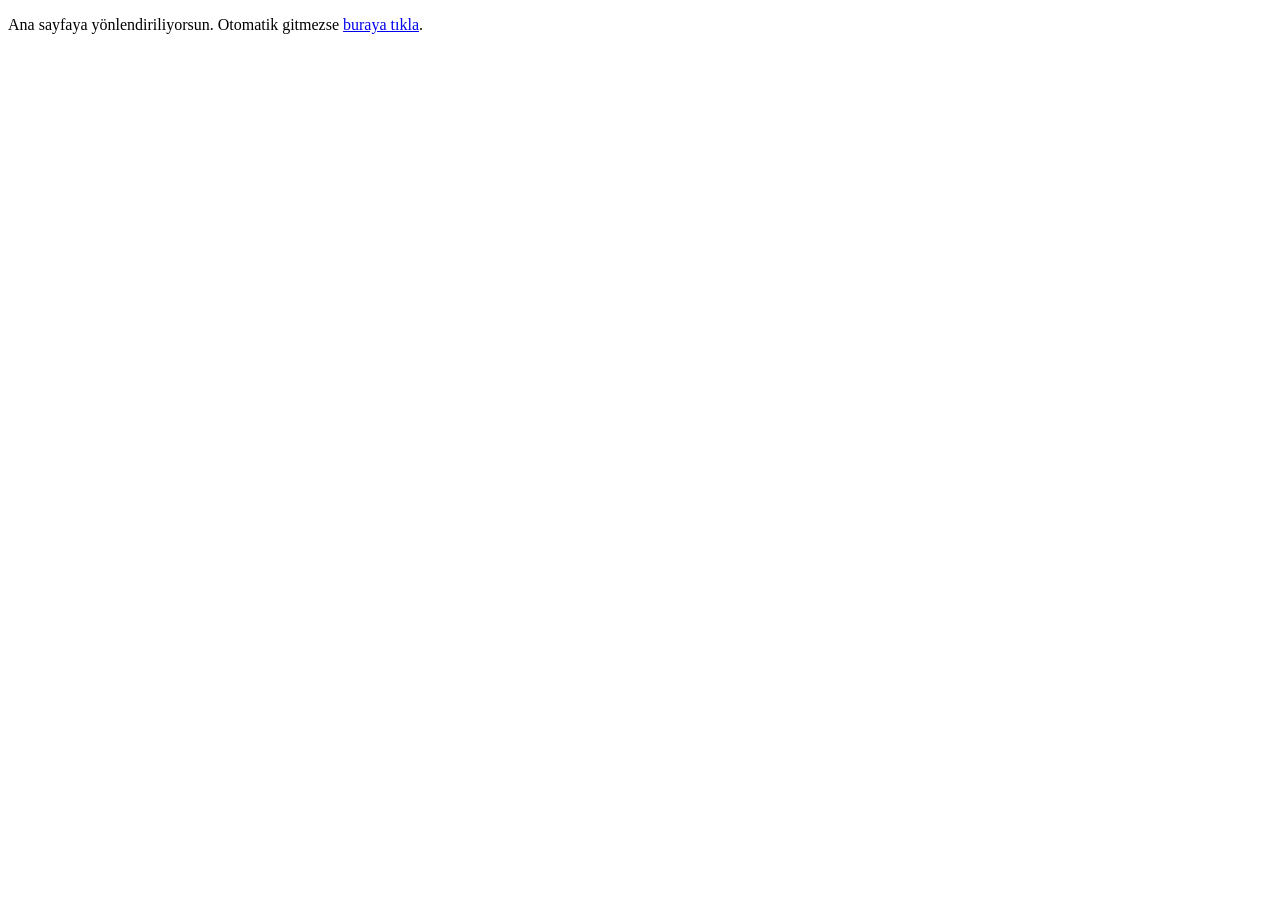
<file: index.html>
<!DOCTYPE html>
<html lang="tr">
<head>
  <meta charset="UTF-8">
  <meta http-equiv="refresh" content="0; url=index.php">
  <meta name="viewport" content="width=device-width, initial-scale=1.0">
  <title>Yönlendiriliyor | AFOZDEN</title>
</head>
<body>
  <p>Ana sayfaya yönlendiriliyorsun. Otomatik gitmezse <a href="index.php">buraya tıkla</a>.</p>
</body>
</html>
</file>
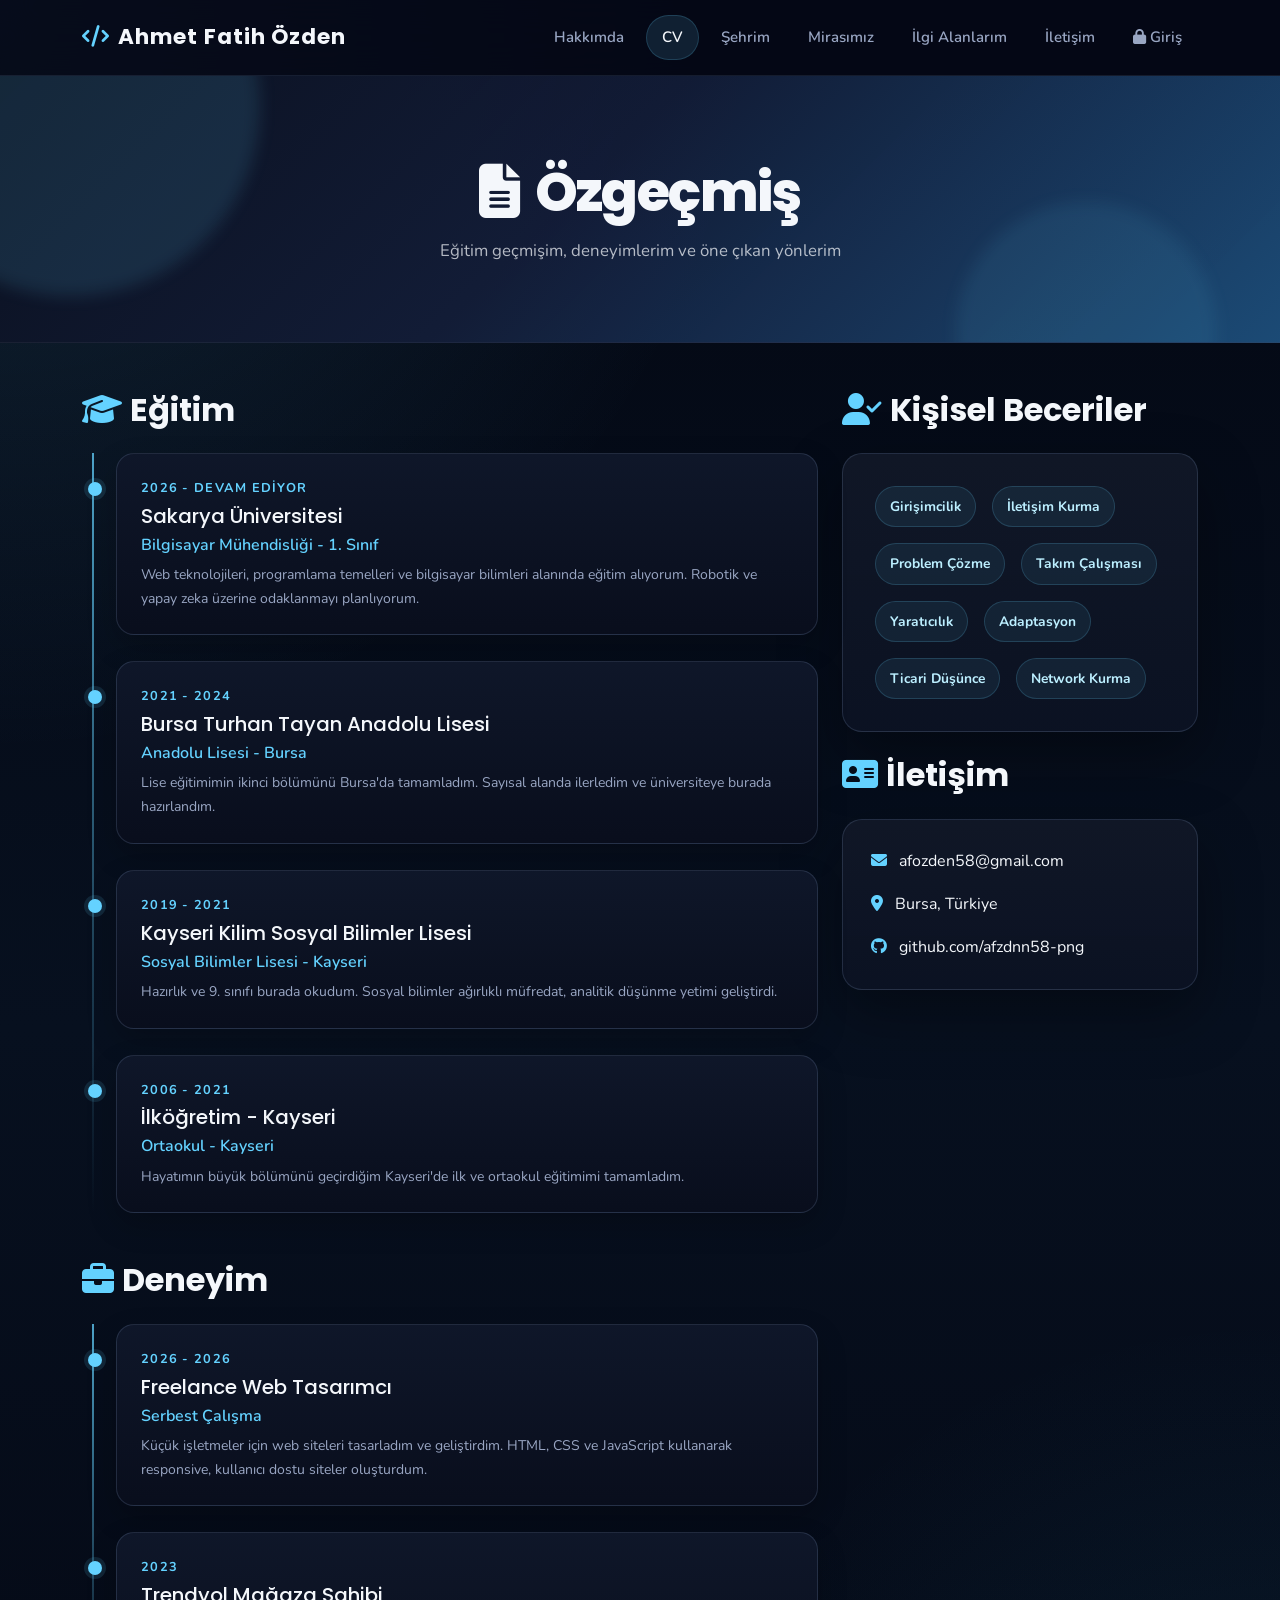
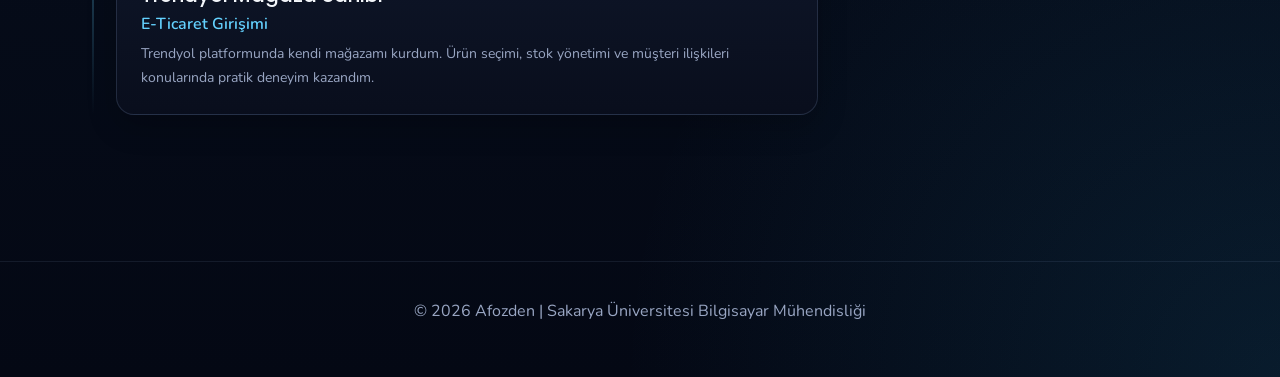
<file: cv.html>
<!DOCTYPE html>
<html lang="tr">
<head>
  <meta charset="UTF-8">
  <meta name="viewport" content="width=device-width, initial-scale=1.0">
  <title>CV | AFOZDEN</title>
  <link rel="stylesheet" href="https://cdn.jsdelivr.net/npm/bootstrap@5.3.0/dist/css/bootstrap.min.css">
  <link rel="stylesheet" href="https://cdnjs.cloudflare.com/ajax/libs/font-awesome/6.4.0/css/all.min.css">
  <link href="https://fonts.googleapis.com/css2?family=Poppins:wght@400;600;700&family=Nunito:wght@400;500;600&display=swap" rel="stylesheet">
  <link rel="stylesheet" href="css/style.css">
</head>
<body>

  <nav class="navbar navbar-expand-lg">
    <div class="container">
      <a class="navbar-brand" href="index.html">
        <i class="fas fa-code me-2"></i>Ahmet Fatih Özden
      </a>
      <button class="navbar-toggler" type="button" data-bs-toggle="collapse" data-bs-target="#navMenu">
        <span class="navbar-toggler-icon"></span>
      </button>
      <div class="collapse navbar-collapse" id="navMenu">
        <ul class="navbar-nav ms-auto">
          <li class="nav-item"><a class="nav-link" href="index.html">Hakkımda</a></li>
          <li class="nav-item"><a class="nav-link active" href="cv.html">CV</a></li>
          <li class="nav-item"><a class="nav-link" href="sehrim.html">Şehrim</a></li>
          <li class="nav-item"><a class="nav-link" href="mirasimiz.html">Mirasımız</a></li>
          <li class="nav-item"><a class="nav-link" href="ilgialanlarim.html">İlgi Alanlarım</a></li>
          <li class="nav-item"><a class="nav-link" href="iletisim.html">İletişim</a></li>
          <li class="nav-item"><a class="nav-link" href="login.php"><i class="fas fa-lock me-1"></i>Giriş</a></li>
        </ul>
      </div>
    </div>
  </nav>

  <div class="sayfa-baslik">
    <h1><i class="fas fa-file-alt me-3"></i>Özgeçmiş</h1>
    <p>Eğitim geçmişim, deneyimlerim ve öne çıkan yönlerim</p>
  </div>

  <main class="py-5">
    <div class="container">
      <div class="row g-4">

        <div class="col-lg-8">
          <section id="egitim-bolumu">
            <header class="mb-4">
              <h2 class="fw-bold font-baslik">
                <i class="fas fa-graduation-cap me-2 text-accent"></i>Eğitim
              </h2>
            </header>

            <div class="egitim-zaman-cizgisi">
              <article class="egitim-item">
                <div class="egitim-tarih">2026 - Devam Ediyor</div>
                <h5 class="mt-1 mb-1 font-baslik">Sakarya Üniversitesi</h5>
                <p class="mb-1 text-accent fw-semibold">Bilgisayar Mühendisliği - 1. Sınıf</p>
                <p class="text-secondary small mb-0">
                  Web teknolojileri, programlama temelleri ve bilgisayar bilimleri alanında eğitim alıyorum.
                  Robotik ve yapay zeka üzerine odaklanmayı planlıyorum.
                </p>
              </article>

              <article class="egitim-item">
                <div class="egitim-tarih">2021 - 2024</div>
                <h5 class="mt-1 mb-1 font-baslik">Bursa Turhan Tayan Anadolu Lisesi</h5>
                <p class="mb-1 text-accent fw-semibold">Anadolu Lisesi - Bursa</p>
                <p class="text-secondary small mb-0">
                  Lise eğitimimin ikinci bölümünü Bursa'da tamamladım. Sayısal alanda ilerledim ve
                  üniversiteye burada hazırlandım.
                </p>
              </article>

              <article class="egitim-item">
                <div class="egitim-tarih">2019 - 2021</div>
                <h5 class="mt-1 mb-1 font-baslik">Kayseri Kilim Sosyal Bilimler Lisesi</h5>
                <p class="mb-1 text-accent fw-semibold">Sosyal Bilimler Lisesi - Kayseri</p>
                <p class="text-secondary small mb-0">
                  Hazırlık ve 9. sınıfı burada okudum. Sosyal bilimler ağırlıklı müfredat,
                  analitik düşünme yetimi geliştirdi.
                </p>
              </article>

              <article class="egitim-item">
                <div class="egitim-tarih">2006 - 2021</div>
                <h5 class="mt-1 mb-1 font-baslik">İlköğretim - Kayseri</h5>
                <p class="mb-1 text-accent fw-semibold">Ortaokul - Kayseri</p>
                <p class="text-secondary small mb-0">
                  Hayatımın büyük bölümünü geçirdiğim Kayseri'de ilk ve ortaokul eğitimimi tamamladım.
                </p>
              </article>
            </div>
          </section>

          <section id="deneyim-bolumu" class="mt-5">
            <header class="mb-4">
              <h2 class="fw-bold font-baslik">
                <i class="fas fa-briefcase me-2 text-accent"></i>Deneyim
              </h2>
            </header>

            <div class="egitim-zaman-cizgisi">
              <article class="egitim-item">
                <div class="egitim-tarih">2026 - 2026</div>
                <h5 class="mt-1 mb-1 font-baslik">Freelance Web Tasarımcı</h5>
                <p class="mb-1 text-accent fw-semibold">Serbest Çalışma</p>
                <p class="text-secondary small mb-0">
                  Küçük işletmeler için web siteleri tasarladım ve geliştirdim. HTML, CSS ve
                  JavaScript kullanarak responsive, kullanıcı dostu siteler oluşturdum.
                </p>
              </article>

              <article class="egitim-item">
                <div class="egitim-tarih">2023</div>
                <h5 class="mt-1 mb-1 font-baslik">Trendyol Mağaza Sahibi</h5>
                <p class="mb-1 text-accent fw-semibold">E-Ticaret Girişimi</p>
                <p class="text-secondary small mb-0">
                  Trendyol platformunda kendi mağazamı kurdum. Ürün seçimi, stok yönetimi ve
                  müşteri ilişkileri konularında pratik deneyim kazandım.
                </p>
              </article>
            </div>
          </section>
        </div>

        <div class="col-lg-4">
          <section id="kisisel-beceriler">
            <header class="mb-4">
              <h2 class="fw-bold font-baslik">
                <i class="fas fa-user-check me-2 text-accent"></i>Kişisel Beceriler
              </h2>
            </header>
            <div class="kart">
              <div class="d-flex flex-wrap gap-2">
                <span class="yetenek-badge">Girişimcilik</span>
                <span class="yetenek-badge">İletişim Kurma</span>
                <span class="yetenek-badge">Problem Çözme</span>
                <span class="yetenek-badge">Takım Çalışması</span>
                <span class="yetenek-badge">Yaratıcılık</span>
                <span class="yetenek-badge">Adaptasyon</span>
                <span class="yetenek-badge">Ticari Düşünce</span>
                <span class="yetenek-badge">Network Kurma</span>
              </div>
            </div>
          </section>

          <section id="iletisim-bilgileri" class="mt-4">
            <header class="mb-4">
              <h2 class="fw-bold font-baslik">
                <i class="fas fa-address-card me-2 text-accent"></i>İletişim
              </h2>
            </header>
            <div class="kart">
              <div class="mb-3">
                <i class="fas fa-envelope me-2 text-accent"></i>
                afozden58@gmail.com
              </div>
              <div class="mb-3">
                <i class="fas fa-map-marker-alt me-2 text-accent"></i>
                Bursa, Türkiye
              </div>
              <div>
                <i class="fab fa-github me-2 text-accent"></i>
                github.com/afzdnn58-png
              </div>
            </div>
          </section>
        </div>
      </div>
    </div>
  </main>

  <footer>
    <div class="container">
      <p>© 2026 Afozden | Sakarya Üniversitesi Bilgisayar Mühendisliği</p>
    </div>
  </footer>

  <script src="https://cdn.jsdelivr.net/npm/bootstrap@5.3.0/dist/js/bootstrap.bundle.min.js"></script>
</body>
</html>
</file>
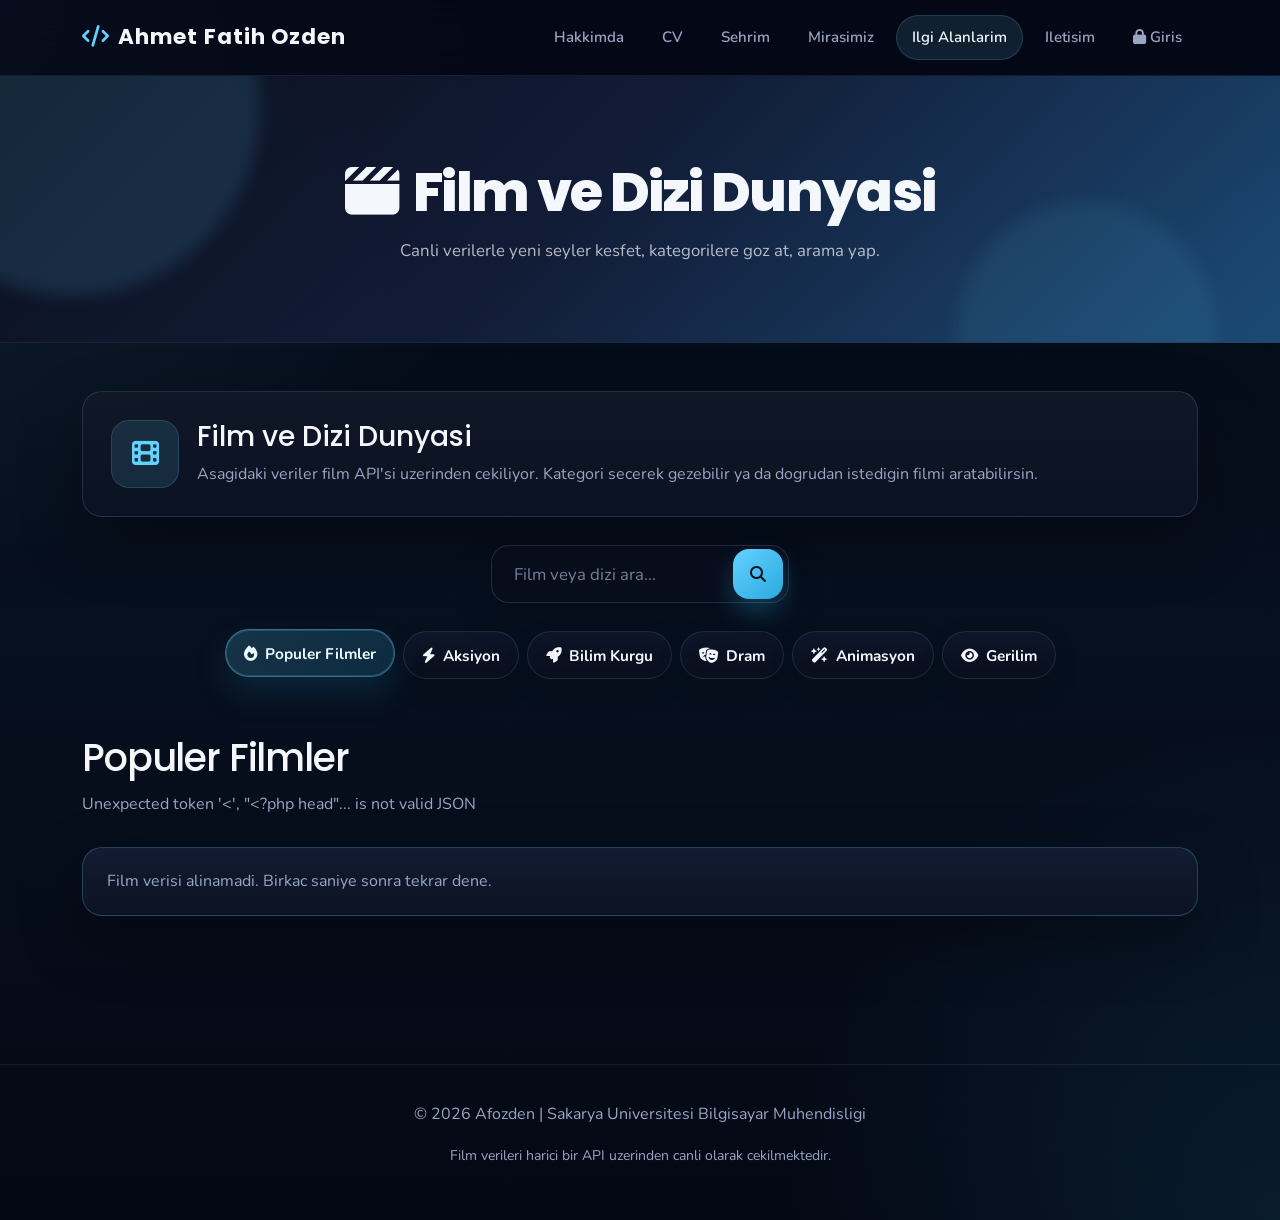
<file: ilgialanlarim.html>
<!DOCTYPE html>
<html lang="tr">
<head>
  <meta charset="UTF-8">
  <meta name="viewport" content="width=device-width, initial-scale=1.0">
  <title>Ilgi Alanlarim | AFOZDEN</title>
  <link rel="stylesheet" href="https://cdn.jsdelivr.net/npm/bootstrap@5.3.0/dist/css/bootstrap.min.css">
  <link rel="stylesheet" href="https://cdnjs.cloudflare.com/ajax/libs/font-awesome/6.4.0/css/all.min.css">
  <link href="https://fonts.googleapis.com/css2?family=Poppins:wght@400;600;700;800&family=Nunito:wght@400;500;600;700&display=swap" rel="stylesheet">
  <link rel="stylesheet" href="css/style.css">
</head>
<body>
  <nav class="navbar navbar-expand-lg">
    <div class="container">
      <a class="navbar-brand" href="index.html">
        <i class="fas fa-code me-2"></i>Ahmet Fatih Ozden
      </a>
      <button class="navbar-toggler" type="button" data-bs-toggle="collapse" data-bs-target="#navMenu">
        <span class="navbar-toggler-icon"></span>
      </button>
      <div class="collapse navbar-collapse" id="navMenu">
        <ul class="navbar-nav ms-auto">
          <li class="nav-item"><a class="nav-link" href="index.html">Hakkimda</a></li>
          <li class="nav-item"><a class="nav-link" href="cv.html">CV</a></li>
          <li class="nav-item"><a class="nav-link" href="sehrim.html">Sehrim</a></li>
          <li class="nav-item"><a class="nav-link" href="mirasimiz.html">Mirasimiz</a></li>
          <li class="nav-item"><a class="nav-link active" href="ilgialanlarim.html">Ilgi Alanlarim</a></li>
          <li class="nav-item"><a class="nav-link" href="iletisim.html">Iletisim</a></li>
          <li class="nav-item"><a class="nav-link" href="login.php"><i class="fas fa-lock me-1"></i>Giris</a></li>
        </ul>
      </div>
    </div>
  </nav>

  <div class="sayfa-baslik">
    <h1><i class="fas fa-clapperboard me-3"></i>Film ve Dizi Dunyasi</h1>
    <p>Canli verilerle yeni seyler kesfet, kategorilere goz at, arama yap.</p>
  </div>

  <section class="py-5">
    <div class="container">
      <div class="film-simple-shell">
        <div class="kart film-simple-intro">
          <div class="film-simple-intro-icon"><i class="fas fa-film"></i></div>
          <div>
            <h3 class="font-baslik mb-2">Film ve Dizi Dunyasi</h3>
            <p class="text-secondary mb-0">
              Asagidaki veriler film API'si uzerinden cekiliyor. Kategori secerek gezebilir
              ya da dogrudan istedigin filmi aratabilirsin.
            </p>
          </div>
        </div>

        <form id="filmAramaFormu" class="arama-kutusu film-search-box" novalidate>
          <input
            id="filmAramaInput"
            type="text"
            class="form-control"
            placeholder="Film veya dizi ara..."
            maxlength="100"
          >
          <button type="submit" aria-label="Film ara">
            <i class="fas fa-search"></i>
          </button>
        </form>

        <div class="kategori-satiri film-filter-row d-flex flex-wrap justify-content-center gap-2">
          <button type="button" class="kategori-buton aktif" data-kategori="featured" data-label="Populer Filmler">
            <i class="fas fa-fire me-2"></i>Populer Filmler
          </button>
          <button type="button" class="kategori-buton" data-kategori="action" data-label="Aksiyon Filmleri">
            <i class="fas fa-bolt me-2"></i>Aksiyon
          </button>
          <button type="button" class="kategori-buton" data-kategori="scifi" data-label="Bilim Kurgu Filmleri">
            <i class="fas fa-rocket me-2"></i>Bilim Kurgu
          </button>
          <button type="button" class="kategori-buton" data-kategori="drama" data-label="Dram Filmleri">
            <i class="fas fa-masks-theater me-2"></i>Dram
          </button>
          <button type="button" class="kategori-buton" data-kategori="animation" data-label="Animasyon Filmleri">
            <i class="fas fa-wand-magic-sparkles me-2"></i>Animasyon
          </button>
          <button type="button" class="kategori-buton" data-kategori="thriller" data-label="Gerilim Filmleri">
            <i class="fas fa-eye me-2"></i>Gerilim
          </button>
        </div>

        <div class="film-simple-head">
          <h2 id="filmBolumBaslik" class="font-baslik ilgi-bolum-baslik mb-0">Populer Filmler</h2>
          <p id="filmDurum" class="text-secondary mb-0">Filmler yukleniyor...</p>
        </div>

        <div id="filmYukleniyor" class="spinner-cerceve">
          <div class="spinner-ozel"></div>
        </div>

        <div id="filmBilgiKutusu" class="kart film-info-box is-hidden"></div>

        <div id="filmListesi" class="row g-4"></div>
      </div>
    </div>
  </section>

  <footer>
    <div class="container">
      <p>&copy; 2026 Afozden | Sakarya Universitesi Bilgisayar Muhendisligi</p>
      <p class="small mt-1 text-muted">Film verileri harici bir API uzerinden canli olarak cekilmektedir.</p>
    </div>
  </footer>

  <script src="https://cdn.jsdelivr.net/npm/bootstrap@5.3.0/dist/js/bootstrap.bundle.min.js"></script>
  <script src="js/ilgialanlarim.js?v=20260515c"></script>
</body>
</html>
</file>
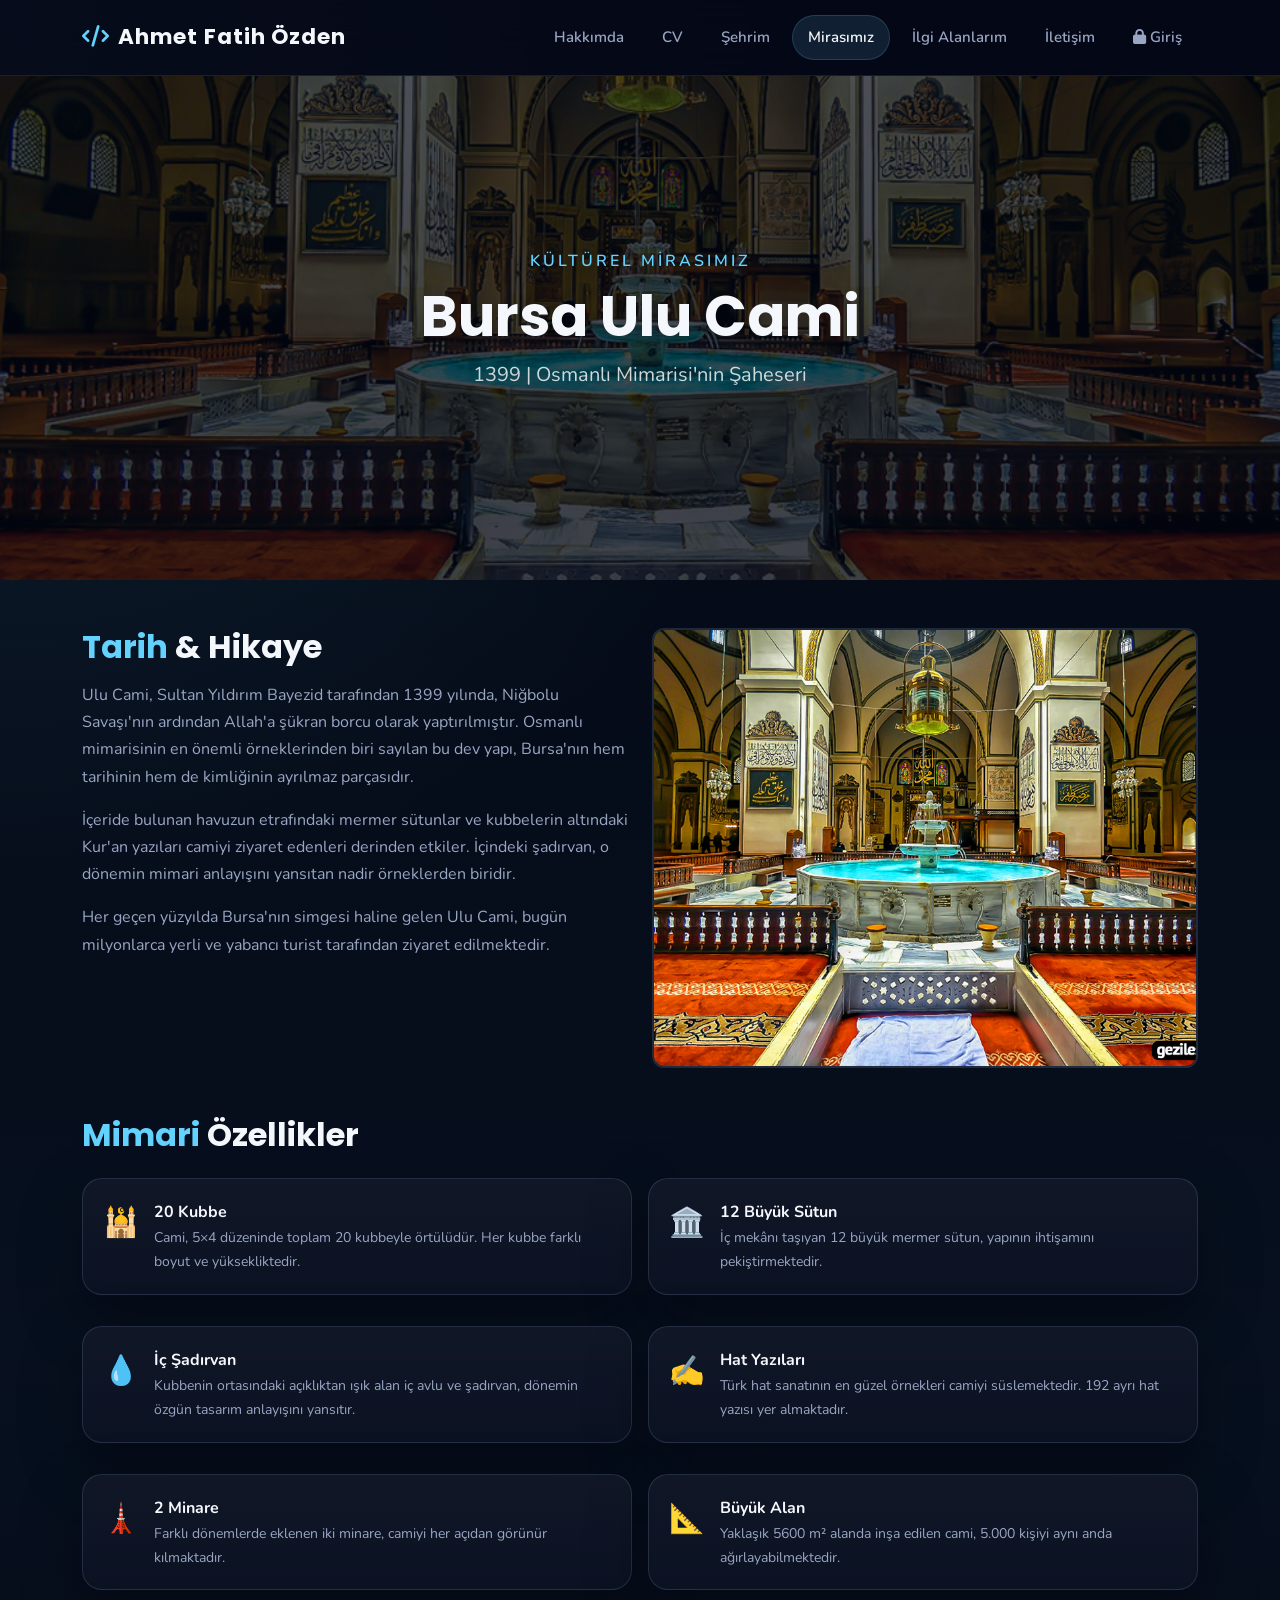
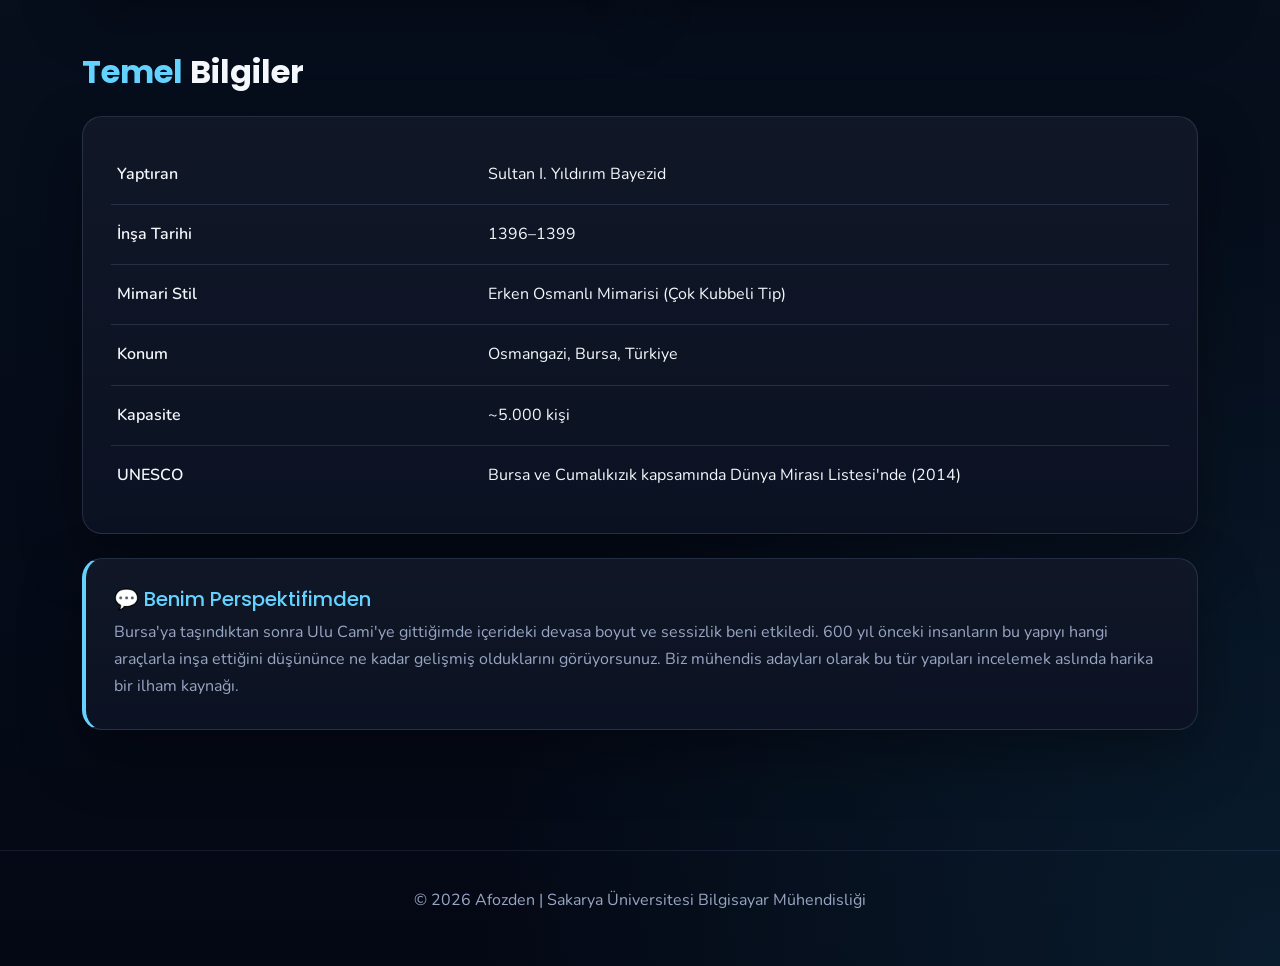
<file: mirasimiz.html>
<!DOCTYPE html>
<html lang="tr">
<head>
  <meta charset="UTF-8">
  <meta name="viewport" content="width=device-width, initial-scale=1.0">
  <title>Mirasımız – Ulu Cami | AFOZDEN</title>
  <link rel="stylesheet" href="https://cdn.jsdelivr.net/npm/bootstrap@5.3.0/dist/css/bootstrap.min.css">
  <link rel="stylesheet" href="https://cdnjs.cloudflare.com/ajax/libs/font-awesome/6.4.0/css/all.min.css">
  <link href="https://fonts.googleapis.com/css2?family=Poppins:wght@400;600;700&family=Nunito:wght@400;500;600&display=swap" rel="stylesheet">
  <link rel="stylesheet" href="css/style.css">
</head>
<body>

  <!-- NAVİGASYON -->
  <nav class="navbar navbar-expand-lg">
    <div class="container">
      <a class="navbar-brand" href="index.html">
        <i class="fas fa-code me-2"></i>Ahmet Fatih Özden
      </a>
      <button class="navbar-toggler" type="button" data-bs-toggle="collapse" data-bs-target="#navMenu">
        <span class="navbar-toggler-icon"></span>
      </button>
      <div class="collapse navbar-collapse" id="navMenu">
        <ul class="navbar-nav ms-auto">
          <li class="nav-item"><a class="nav-link" href="index.html">Hakkımda</a></li>
          <li class="nav-item"><a class="nav-link" href="cv.html">CV</a></li>
          <li class="nav-item"><a class="nav-link" href="sehrim.html">Şehrim</a></li>
          <li class="nav-item"><a class="nav-link active" href="mirasimiz.html">Mirasımız</a></li>
          <li class="nav-item"><a class="nav-link" href="ilgialanlarim.html">İlgi Alanlarım</a></li>
          <li class="nav-item"><a class="nav-link" href="iletisim.html">İletişim</a></li>
          <li class="nav-item"><a class="nav-link" href="login.php"><i class="fas fa-lock me-1"></i>Giriş</a></li>
        </ul>
      </div>
    </div>
  </nav>

  <!-- HERO -->
  <div class="miras-hero">
    <div class="text-center">
      <p class="text-uppercase fw-semibold mb-2 kulturel-etiket">Kültürel Mirasımız</p>
      <h1 class="display-4 fw-bold font-baslik">Bursa Ulu Cami</h1>
      <p class="fs-5 mt-2 hero-soft-text">1399 | Osmanlı Mimarisi'nin Şaheseri</p>
    </div>
  </div>

  <!-- ANA İÇERİK -->
  <main class="py-5">
    <div class="container">

      <!-- GENEL BİLGİ -->
      <div class="row g-4 mb-5">
        <div class="col-lg-6">
          <h2 class="fw-bold mb-3 font-baslik">
            <span class="text-accent">Tarih</span> & Hikaye
          </h2>
          <p class="text-secondary">
            Ulu Cami, Sultan Yıldırım Bayezid tarafından 1399 yılında, Niğbolu Savaşı'nın 
            ardından Allah'a şükran borcu olarak yaptırılmıştır. Osmanlı mimarisinin en 
            önemli örneklerinden biri sayılan bu dev yapı, Bursa'nın hem tarihinin hem 
            de kimliğinin ayrılmaz parçasıdır.
          </p>
          <p class="text-secondary">
            İçeride bulunan havuzun etrafındaki mermer sütunlar ve kubbelerin altındaki 
            Kur'an yazıları camiyi ziyaret edenleri derinden etkiler. İçindeki şadırvan, 
            o dönemin mimari anlayışını yansıtan nadir örneklerden biridir.
          </p>
          <p class="text-secondary">
            Her geçen yüzyılda Bursa'nın simgesi haline gelen Ulu Cami, bugün milyonlarca 
            yerli ve yabancı turist tarafından ziyaret edilmektedir.
          </p>
        </div>
        <div class="col-lg-6">
          <img src="image/ulucami.jpg"
               alt="Ulu Cami Bursa"
               class="media-frame">
        </div>
      </div>

      <!-- ÖZELLİKLER -->
      <h2 class="fw-bold mb-4 font-baslik">
        <span class="text-accent">Mimari</span> Özellikler
      </h2>
      <div class="row g-3 mb-5">

        <div class="col-md-6">
          <div class="ozellik-item">
            <span class="ozellik-ikon">🕌</span>
            <div>
              <strong>20 Kubbe</strong>
              <p class="text-secondary small mb-0">Cami, 5×4 düzeninde toplam 20 kubbeyle örtülüdür. Her kubbe farklı boyut ve yüksekliktedir.</p>
            </div>
          </div>
        </div>

        <div class="col-md-6">
          <div class="ozellik-item">
            <span class="ozellik-ikon">🏛️</span>
            <div>
              <strong>12 Büyük Sütun</strong>
              <p class="text-secondary small mb-0">İç mekânı taşıyan 12 büyük mermer sütun, yapının ihtişamını pekiştirmektedir.</p>
            </div>
          </div>
        </div>

        <div class="col-md-6">
          <div class="ozellik-item">
            <span class="ozellik-ikon">💧</span>
            <div>
              <strong>İç Şadırvan</strong>
              <p class="text-secondary small mb-0">Kubbenin ortasındaki açıklıktan ışık alan iç avlu ve şadırvan, dönemin özgün tasarım anlayışını yansıtır.</p>
            </div>
          </div>
        </div>

        <div class="col-md-6">
          <div class="ozellik-item">
            <span class="ozellik-ikon">✍️</span>
            <div>
              <strong>Hat Yazıları</strong>
              <p class="text-secondary small mb-0">Türk hat sanatının en güzel örnekleri camiyi süslemektedir. 192 ayrı hat yazısı yer almaktadır.</p>
            </div>
          </div>
        </div>

        <div class="col-md-6">
          <div class="ozellik-item">
            <span class="ozellik-ikon">🗼</span>
            <div>
              <strong>2 Minare</strong>
              <p class="text-secondary small mb-0">Farklı dönemlerde eklenen iki minare, camiyi her açıdan görünür kılmaktadır.</p>
            </div>
          </div>
        </div>

        <div class="col-md-6">
          <div class="ozellik-item">
            <span class="ozellik-ikon">📐</span>
            <div>
              <strong>Büyük Alan</strong>
              <p class="text-secondary small mb-0">Yaklaşık 5600 m² alanda inşa edilen cami, 5.000 kişiyi aynı anda ağırlayabilmektedir.</p>
            </div>
          </div>
        </div>

      </div>

      <!-- TARİHSEL TABLO -->
      <h2 class="fw-bold mb-4 font-baslik">
        <span class="text-accent">Temel</span> Bilgiler
      </h2>
      <div class="kart">
        <table class="table table-dark table-borderless mb-0">
          <tbody>
            <tr class="table-row-divider">
              <td class="fw-semibold table-label table-label-wide">Yaptıran</td>
              <td>Sultan I. Yıldırım Bayezid</td>
            </tr>
            <tr class="table-row-divider">
              <td class="fw-semibold table-label">İnşa Tarihi</td>
              <td>1396–1399</td>
            </tr>
            <tr class="table-row-divider">
              <td class="fw-semibold table-label">Mimari Stil</td>
              <td>Erken Osmanlı Mimarisi (Çok Kubbeli Tip)</td>
            </tr>
            <tr class="table-row-divider">
              <td class="fw-semibold table-label">Konum</td>
              <td>Osmangazi, Bursa, Türkiye</td>
            </tr>
            <tr class="table-row-divider">
              <td class="fw-semibold table-label">Kapasite</td>
              <td>~5.000 kişi</td>
            </tr>
            <tr>
              <td class="fw-semibold table-label">UNESCO</td>
              <td>Bursa ve Cumalıkızık kapsamında Dünya Mirası Listesi'nde (2014)</td>
            </tr>
          </tbody>
        </table>
      </div>

      <!-- KİŞİSEL NOT -->
      <div class="kart mt-4 accent-note">
        <h5 class="text-accent">💬 Benim Perspektifimden</h5>
        <p class="text-secondary mb-0 mt-2">
          Bursa'ya taşındıktan sonra Ulu Cami'ye gittiğimde içerideki devasa boyut ve sessizlik 
          beni etkiledi. 600 yıl önceki insanların bu yapıyı hangi araçlarla inşa ettiğini 
          düşününce ne kadar gelişmiş olduklarını görüyorsunuz. Biz mühendis adayları olarak 
          bu tür yapıları incelemek aslında harika bir ilham kaynağı.
        </p>
      </div>

    </div>
  </main>

  <!-- FOOTER -->
  <footer>
    <div class="container">
      <p>© 2026 Afozden | Sakarya Üniversitesi Bilgisayar Mühendisliği</p>
    </div>
  </footer>

  <script src="https://cdn.jsdelivr.net/npm/bootstrap@5.3.0/dist/js/bootstrap.bundle.min.js"></script>
</body>
</html>
</file>
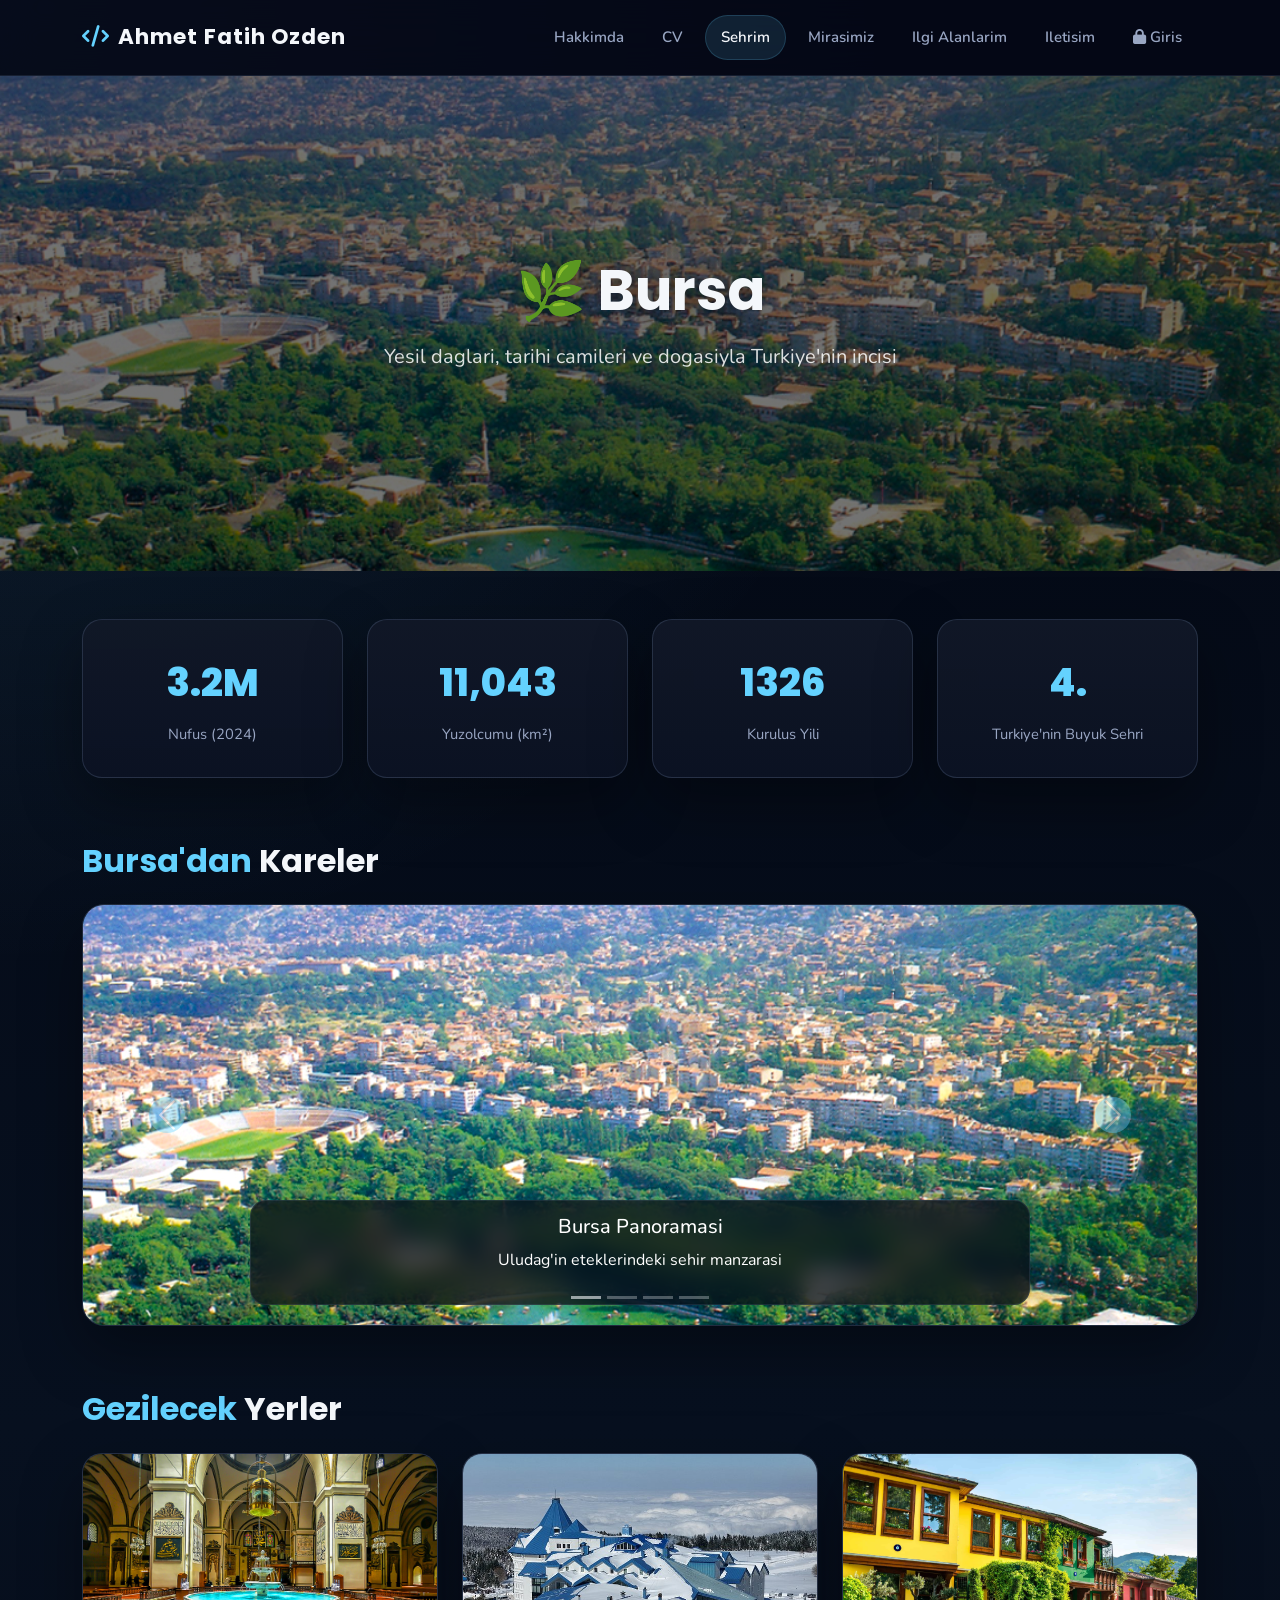
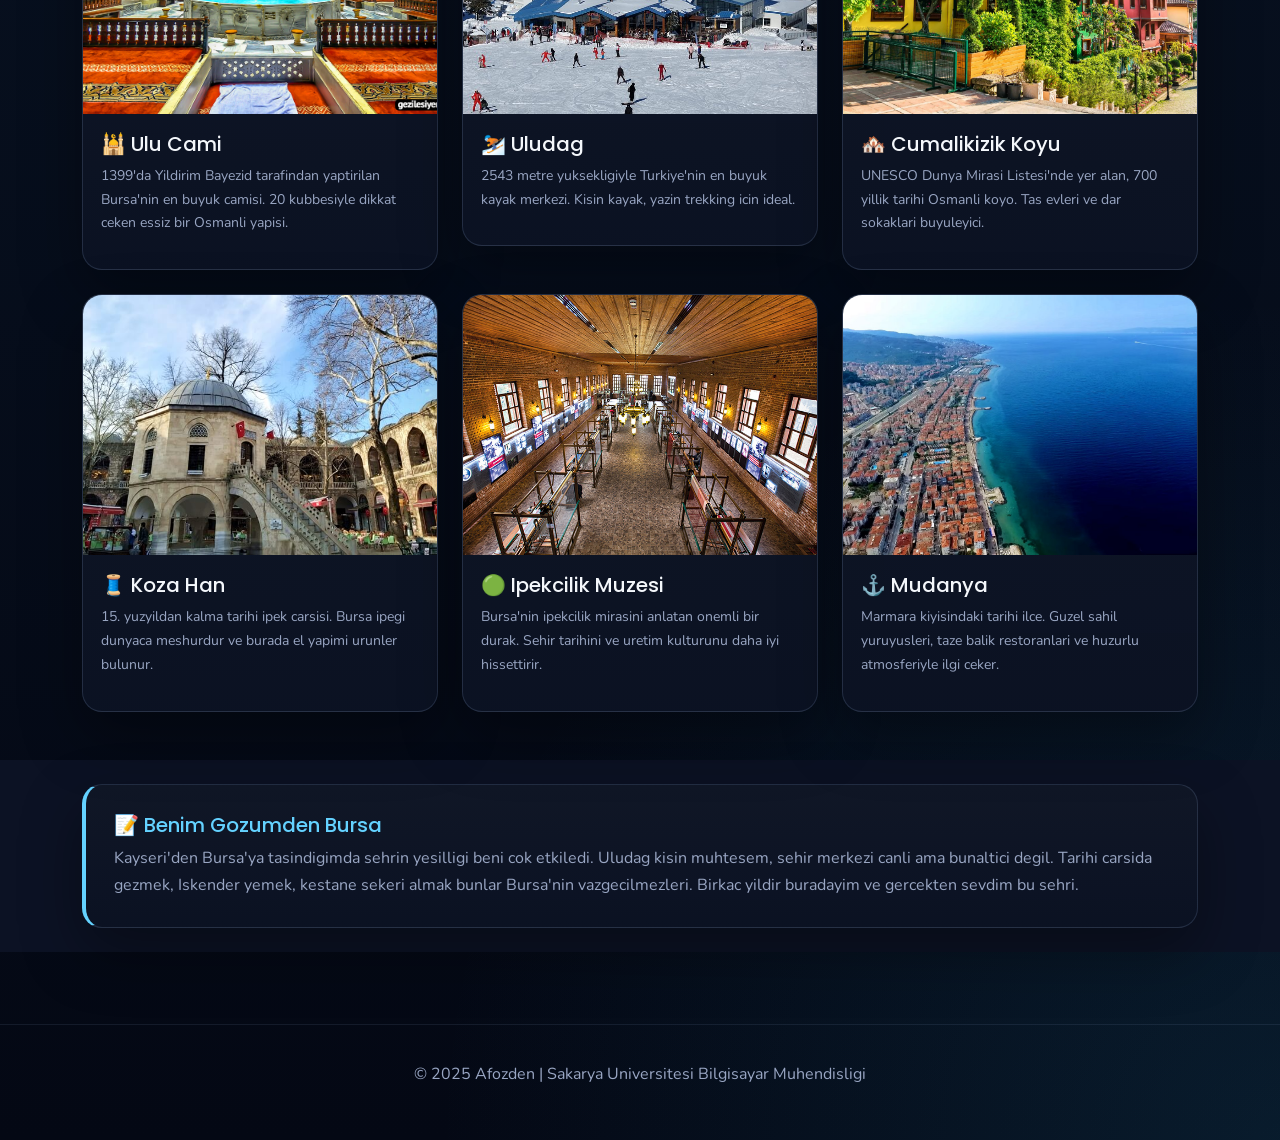
<file: sehrim.html>
<!DOCTYPE html>
<html lang="tr">
<head>
  <meta charset="UTF-8">
  <meta name="viewport" content="width=device-width, initial-scale=1.0">
  <title>Sehrim - Bursa | AFOZDEN</title>
  <link rel="stylesheet" href="https://cdn.jsdelivr.net/npm/bootstrap@5.3.0/dist/css/bootstrap.min.css">
  <link rel="stylesheet" href="https://cdnjs.cloudflare.com/ajax/libs/font-awesome/6.4.0/css/all.min.css">
  <link href="https://fonts.googleapis.com/css2?family=Poppins:wght@400;600;700&family=Nunito:wght@400;500;600&display=swap" rel="stylesheet">
  <link rel="stylesheet" href="css/style.css">
</head>
<body>

  <nav class="navbar navbar-expand-lg">
    <div class="container">
      <a class="navbar-brand" href="index.php">
        <i class="fas fa-code me-2"></i>Ahmet Fatih Ozden
      </a>
      <button class="navbar-toggler" type="button" data-bs-toggle="collapse" data-bs-target="#navMenu">
        <span class="navbar-toggler-icon"></span>
      </button>
      <div class="collapse navbar-collapse" id="navMenu">
        <ul class="navbar-nav ms-auto">
          <li class="nav-item"><a class="nav-link" href="index.php">Hakkimda</a></li>
          <li class="nav-item"><a class="nav-link" href="cv.html">CV</a></li>
          <li class="nav-item"><a class="nav-link active" href="sehrim.html">Sehrim</a></li>
          <li class="nav-item"><a class="nav-link" href="mirasimiz.html">Mirasimiz</a></li>
          <li class="nav-item"><a class="nav-link" href="ilgialanlarim.html">Ilgi Alanlarim</a></li>
          <li class="nav-item"><a class="nav-link" href="iletisim.html">Iletisim</a></li>
          <li class="nav-item"><a class="nav-link" href="login.php"><i class="fas fa-lock me-1"></i>Giris</a></li>
        </ul>
      </div>
    </div>
  </nav>

  <section class="bursa-hero">
    <div>
      <h1>🌿 Bursa</h1>
      <p class="fs-5 mt-3 hero-soft-text-strong">
        Yesil daglari, tarihi camileri ve dogasiyla Turkiye'nin incisi
      </p>
    </div>
  </section>

  <section class="py-5">
    <div class="container">
      <div class="row g-4">
        <div class="col-6 col-md-3">
          <div class="sehir-istatistik">
            <div class="sayi">3.2M</div>
            <div class="etiket">Nufus (2024)</div>
          </div>
        </div>
        <div class="col-6 col-md-3">
          <div class="sehir-istatistik">
            <div class="sayi">11,043</div>
            <div class="etiket">Yuzolcumu (km²)</div>
          </div>
        </div>
        <div class="col-6 col-md-3">
          <div class="sehir-istatistik">
            <div class="sayi">1326</div>
            <div class="etiket">Kurulus Yili</div>
          </div>
        </div>
        <div class="col-6 col-md-3">
          <div class="sehir-istatistik">
            <div class="sayi">4.</div>
            <div class="etiket">Turkiye'nin Buyuk Sehri</div>
          </div>
        </div>
      </div>
    </div>
  </section>

  <section class="py-3">
    <div class="container">
      <h2 class="fw-bold mb-4 font-baslik">
        <span class="text-accent">Bursa'dan</span> Kareler
      </h2>
      <div id="bursaSlider" class="carousel slide slider-container" data-bs-ride="carousel">
        <div class="carousel-indicators">
          <button type="button" data-bs-target="#bursaSlider" data-bs-slide-to="0" class="active"></button>
          <button type="button" data-bs-target="#bursaSlider" data-bs-slide-to="1"></button>
          <button type="button" data-bs-target="#bursaSlider" data-bs-slide-to="2"></button>
          <button type="button" data-bs-target="#bursaSlider" data-bs-slide-to="3"></button>
        </div>
        <div class="carousel-inner">
          <div class="carousel-item active">
            <img src="image/bursa-merkez-gezilecek-yerler.jpg" class="slider-gorsel" alt="Bursa Panorama">
            <div class="carousel-caption d-none d-md-block">
              <h5>Bursa Panoramasi</h5>
              <p>Uludag'in eteklerindeki sehir manzarasi</p>
            </div>
          </div>
          <div class="carousel-item">
            <img src="image/ulucami.jpg" class="slider-gorsel" alt="Ulu Cami">
            <div class="carousel-caption d-none d-md-block">
              <h5>Ulu Cami</h5>
              <p>Bursa'nin simgesi, 1399 yilindan kalma</p>
            </div>
          </div>
          <div class="carousel-item">
            <img src="image/uludag.jpg" class="slider-gorsel" alt="Uludag">
            <div class="carousel-caption d-none d-md-block">
              <h5>Uludag</h5>
              <p>Turkiye'nin kayak merkezi</p>
            </div>
          </div>
          <div class="carousel-item">
            <img src="image/yesil-turbe.jpeg" class="slider-gorsel" alt="Yesil Turbe">
            <div class="carousel-caption d-none d-md-block">
              <h5>Yesil Turbe</h5>
              <p>Osmanli mimarisinin saheseri</p>
            </div>
          </div>
        </div>
        <button class="carousel-control-prev" type="button" data-bs-target="#bursaSlider" data-bs-slide="prev">
          <span class="carousel-control-prev-icon"></span>
        </button>
        <button class="carousel-control-next" type="button" data-bs-target="#bursaSlider" data-bs-slide="next">
          <span class="carousel-control-next-icon"></span>
        </button>
      </div>
    </div>
  </section>

  <section class="py-5">
    <div class="container">
      <h2 class="fw-bold mb-4 font-baslik">
        <span class="text-accent">Gezilecek</span> Yerler
      </h2>
      <div class="row g-4">
        <div class="col-md-6 col-lg-4">
          <div class="yer-kart">
            <img src="image/ulucami.jpg" alt="Ulu Cami">
            <div class="yer-kart-icerik">
              <h5>🕌 Ulu Cami</h5>
              <p class="text-secondary small">1399'da Yildirim Bayezid tarafindan yaptirilan Bursa'nin en buyuk camisi. 20 kubbesiyle dikkat ceken essiz bir Osmanli yapisi.</p>
            </div>
          </div>
        </div>

        <div class="col-md-6 col-lg-4">
          <div class="yer-kart">
            <img src="image/uludag.jpg" alt="Uludag">
            <div class="yer-kart-icerik">
              <h5>⛷️ Uludag</h5>
              <p class="text-secondary small">2543 metre yuksekligiyle Turkiye'nin en buyuk kayak merkezi. Kisin kayak, yazin trekking icin ideal.</p>
            </div>
          </div>
        </div>

        <div class="col-md-6 col-lg-4">
          <div class="yer-kart">
            <img src="image/cumalikizik.jpeg" alt="Cumalikizik">
            <div class="yer-kart-icerik">
              <h5>🏘️ Cumalikizik Koyu</h5>
              <p class="text-secondary small">UNESCO Dunya Mirasi Listesi'nde yer alan, 700 yillik tarihi Osmanli koyo. Tas evleri ve dar sokaklari buyuleyici.</p>
            </div>
          </div>
        </div>

        <div class="col-md-6 col-lg-4">
          <div class="yer-kart">
            <img src="image/Kozahan.jpg" alt="Koza Han">
            <div class="yer-kart-icerik">
              <h5>🧵 Koza Han</h5>
              <p class="text-secondary small">15. yuzyildan kalma tarihi ipek carsisi. Bursa ipegi dunyaca meshurdur ve burada el yapimi urunler bulunur.</p>
            </div>
          </div>
        </div>

        <div class="col-md-6 col-lg-4">
          <div class="yer-kart">
            <img src="image/ipekcilik-muzesi.jpg" alt="Ipekcilik Muzesi">
            <div class="yer-kart-icerik">
              <h5>🟢 Ipekcilik Muzesi</h5>
              <p class="text-secondary small">Bursa'nin ipekcilik mirasini anlatan onemli bir durak. Sehir tarihini ve uretim kulturunu daha iyi hissettirir.</p>
            </div>
          </div>
        </div>

        <div class="col-md-6 col-lg-4">
          <div class="yer-kart">
            <img src="image/mudanya.jpg" alt="Mudanya">
            <div class="yer-kart-icerik">
              <h5>⚓ Mudanya</h5>
              <p class="text-secondary small">Marmara kiyisindaki tarihi ilce. Guzel sahil yuruyusleri, taze balik restoranlari ve huzurlu atmosferiyle ilgi ceker.</p>
            </div>
          </div>
        </div>
      </div>
    </div>
  </section>

  <section class="py-4 section-surface">
    <div class="container">
      <div class="kart accent-note">
        <h5 class="text-accent">📝 Benim Gozumden Bursa</h5>
        <p class="text-secondary mb-0 mt-2">
          Kayseri'den Bursa'ya tasindigimda sehrin yesilligi beni cok etkiledi. Uludag kisin muhtesem,
          sehir merkezi canli ama bunaltici degil. Tarihi carsida gezmek, Iskender yemek,
          kestane sekeri almak bunlar Bursa'nin vazgecilmezleri. Birkac yildir buradayim ve
          gercekten sevdim bu sehri.
        </p>
      </div>
    </div>
  </section>

  <footer>
    <div class="container">
      <p>&copy; 2025 Afozden | Sakarya Universitesi Bilgisayar Muhendisligi</p>
    </div>
  </footer>

  <script src="https://cdn.jsdelivr.net/npm/bootstrap@5.3.0/dist/js/bootstrap.bundle.min.js"></script>
</body>
</html>
</file>
<file: css/style.css>
@import url('https://fonts.googleapis.com/css2?family=Poppins:wght@400;600;700;800&family=Nunito:wght@400;500;600;700&display=swap');

/* ========================================
   GENEL AYARLAR
   ======================================== */
* {
  margin: 0;
  padding: 0;
  box-sizing: border-box;
}

:root {
  --ana-renk: #050816;
  --ikinci-renk: #0c1224;
  --vurgu-renk: #131d39;
  --parlak-renk: #64d2ff;
  --parlak-renk-koyu: #2aa9df;
  --metin-renk: #f4f7fb;
  --gri-metin: #99a6c3;
  --kart-arka: rgba(15, 23, 42, 0.88);
  --kart-arka-2: rgba(19, 29, 57, 0.9);
  --sinir: rgba(130, 153, 194, 0.2);
  --golge: 0 24px 60px rgba(0, 0, 0, 0.35);
  --font-baslik: 'Poppins', sans-serif;
  --font-metin: 'Nunito', sans-serif;
  --gecis: all 0.3s ease;
}

html {
  scroll-behavior: smooth;
}

body {
  min-height: 100vh;
  background:
    radial-gradient(circle at top left, rgba(100, 210, 255, 0.14), transparent 32%),
    radial-gradient(circle at bottom right, rgba(42, 169, 223, 0.12), transparent 28%),
    linear-gradient(180deg, #030712 0%, #07101f 52%, #040814 100%);
  color: var(--metin-renk);
  font-family: var(--font-metin);
  line-height: 1.7;
}

a {
  color: inherit;
}

.text-secondary,
.text-muted,
small.text-muted {
  color: var(--gri-metin) !important;
}

/* ========================================
   NAVIGASYON
   ======================================== */
.navbar {
  background: rgba(5, 8, 22, 0.82);
  backdrop-filter: blur(18px);
  -webkit-backdrop-filter: blur(18px);
  border-bottom: 1px solid rgba(130, 153, 194, 0.14);
  padding: 14px 0;
  position: sticky;
  top: 0;
  z-index: 1000;
}

.navbar-brand {
  font-family: var(--font-baslik);
  font-weight: 700;
  color: var(--metin-renk) !important;
  font-size: 1.35rem;
  letter-spacing: 0.04em;
}

.navbar-brand i {
  color: var(--parlak-renk);
}

.navbar-nav {
  gap: 6px;
}

.navbar-nav .nav-link {
  color: var(--gri-metin) !important;
  font-weight: 600;
  padding: 10px 16px !important;
  border-radius: 999px;
  transition: var(--gecis);
  font-size: 0.94rem;
}

.navbar-nav .nav-link:hover,
.navbar-nav .nav-link.active {
  color: var(--metin-renk) !important;
  background: rgba(100, 210, 255, 0.12);
  box-shadow: inset 0 0 0 1px rgba(100, 210, 255, 0.18);
}

.nav-session-badge {
  color: #bfeeff !important;
  background: rgba(100, 210, 255, 0.1);
  box-shadow: inset 0 0 0 1px rgba(100, 210, 255, 0.16);
  cursor: default;
}

.nav-link-logout {
  color: #ffd7d7 !important;
}

.nav-link-logout:hover {
  color: #ffffff !important;
  background: rgba(255, 110, 110, 0.14) !important;
  box-shadow: inset 0 0 0 1px rgba(255, 110, 110, 0.18);
}

.navbar-toggler {
  border-color: rgba(100, 210, 255, 0.25);
  box-shadow: none !important;
}

.navbar-toggler-icon {
  filter: invert(1);
}

/* ========================================
   SAYFA BASLIGI
   ======================================== */
.sayfa-baslik {
  position: relative;
  overflow: hidden;
  padding: 84px 0 76px;
  text-align: center;
  background:
    linear-gradient(135deg, rgba(10, 15, 30, 0.95) 0%, rgba(19, 29, 57, 0.9) 45%, rgba(32, 88, 138, 0.82) 100%);
  border-bottom: 1px solid rgba(130, 153, 194, 0.12);
}

.sayfa-baslik::before,
.sayfa-baslik::after {
  content: '';
  position: absolute;
  border-radius: 50%;
  filter: blur(8px);
}

.sayfa-baslik::before {
  width: 380px;
  height: 380px;
  top: -160px;
  left: -120px;
  background: rgba(100, 210, 255, 0.12);
}

.sayfa-baslik::after {
  width: 260px;
  height: 260px;
  right: 5%;
  bottom: -120px;
  background: rgba(100, 210, 255, 0.08);
}

.sayfa-baslik h1 {
  position: relative;
  z-index: 1;
  font-family: var(--font-baslik);
  font-size: clamp(2.2rem, 5vw, 3.4rem);
  font-weight: 800;
  letter-spacing: -0.03em;
  margin-bottom: 12px;
}

.sayfa-baslik p {
  position: relative;
  z-index: 1;
  margin: 0;
  color: rgba(244, 247, 251, 0.72);
  font-size: 1.05rem;
}

/* ========================================
   KARTLAR
   ======================================== */
.kart,
.film-kart,
.yer-kart,
.sehir-istatistik,
.ozellik-item,
.login-kutu {
  background: linear-gradient(180deg, rgba(17, 24, 39, 0.95) 0%, rgba(11, 18, 35, 0.98) 100%);
  border: 1px solid var(--sinir);
  border-radius: 20px;
  box-shadow: var(--golge);
}

.kart {
  padding: 28px;
  transition: var(--gecis);
  height: 100%;
}

.kart:hover,
.film-kart:hover,
.yer-kart:hover,
.ozellik-item:hover,
.sehir-istatistik:hover {
  border-color: rgba(100, 210, 255, 0.32);
  transform: translateY(-4px);
}

.kart h4,
.kart h5,
.kart h6,
.film-kart-icerik h5,
.yer-kart-icerik h5 {
  font-family: var(--font-baslik);
}

.kart h4,
.kart h5,
.yer-kart-icerik h5,
.film-kart-icerik h5 {
  color: var(--metin-renk);
}

/* ========================================
   BUTONLAR
   ======================================== */
.btn-ana,
.btn-ikincil {
  padding: 12px 24px;
  border-radius: 12px;
  font-weight: 700;
  transition: var(--gecis);
  cursor: pointer;
  text-decoration: none;
  display: inline-flex;
  align-items: center;
  justify-content: center;
  border: 1px solid transparent;
}

.btn-ana {
  background: linear-gradient(135deg, var(--parlak-renk) 0%, var(--parlak-renk-koyu) 100%);
  color: #03111b;
  box-shadow: 0 14px 30px rgba(42, 169, 223, 0.28);
}

.btn-ana:hover {
  color: #03111b;
  transform: translateY(-2px);
  box-shadow: 0 18px 36px rgba(42, 169, 223, 0.35);
}

.btn-ikincil {
  background: rgba(100, 210, 255, 0.06);
  color: var(--metin-renk);
  border-color: rgba(100, 210, 255, 0.18);
}

.btn-ikincil:hover {
  background: rgba(100, 210, 255, 0.14);
  color: var(--metin-renk);
  border-color: rgba(100, 210, 255, 0.32);
}

/* ========================================
   FORM ELEMANLARI
   ======================================== */
.form-control,
.form-select {
  background-color: rgba(9, 14, 29, 0.92);
  border: 1px solid rgba(130, 153, 194, 0.22);
  color: var(--metin-renk);
  border-radius: 12px;
  padding: 12px 15px;
}

.form-control:focus,
.form-select:focus {
  background-color: rgba(9, 14, 29, 0.98);
  border-color: rgba(100, 210, 255, 0.55);
  color: var(--metin-renk);
  box-shadow: 0 0 0 0.25rem rgba(100, 210, 255, 0.14);
}

.form-control::placeholder {
  color: rgba(153, 166, 195, 0.75);
}

.form-label,
.form-check-label {
  color: var(--gri-metin);
  font-weight: 600;
}

.form-check-input {
  background-color: rgba(9, 14, 29, 0.92);
  border-color: rgba(130, 153, 194, 0.28);
}

.form-check-input:checked {
  background-color: var(--parlak-renk);
  border-color: var(--parlak-renk);
}

.form-select option {
  background-color: var(--ikinci-renk);
  color: var(--metin-renk);
}

/* ========================================
   MESAJLAR
   ======================================== */
.hata-mesaj {
  color: #ff8f8f;
  font-size: 0.84rem;
  margin-top: 6px;
  display: none;
}

.hata-mesaj.goster {
  display: block;
}

.input-hatali {
  border-color: #ff8f8f !important;
}

.input-basarili {
  border-color: #64d2ff !important;
}

.alert-ozel {
  border-radius: 14px;
  border: 1px solid transparent;
  padding: 15px 18px;
  margin-bottom: 20px;
}

.alert-hata {
  background-color: rgba(255, 143, 143, 0.12);
  color: #ffb1b1;
  border-color: rgba(255, 143, 143, 0.18);
}

.alert-basari {
  background-color: rgba(100, 210, 255, 0.1);
  color: #97e4ff;
  border-color: rgba(100, 210, 255, 0.18);
}

/* ========================================
   FOOTER
   ======================================== */
footer {
  background: transparent;
  border-top: 1px solid rgba(130, 153, 194, 0.12);
  padding: 36px 0;
  text-align: center;
  color: var(--gri-metin);
  margin-top: 72px;
}

footer a {
  color: var(--parlak-renk);
  text-decoration: none;
}

footer a:hover {
  color: #a8e9ff;
  text-decoration: underline;
}

/* ========================================
   SLIDER
   ======================================== */
.slider-container {
  position: relative;
  border-radius: 22px;
  overflow: hidden;
  border: 1px solid var(--sinir);
  box-shadow: var(--golge);
}

.carousel-item img {
  height: 420px;
  object-fit: cover;
  width: 100%;
  filter: saturate(1.05) contrast(1.02);
}

.carousel-caption {
  background: rgba(3, 9, 20, 0.72);
  border: 1px solid rgba(130, 153, 194, 0.14);
  border-radius: 16px;
  padding: 14px 20px;
  backdrop-filter: blur(12px);
}

.carousel-control-prev-icon,
.carousel-control-next-icon {
  background-color: rgba(100, 210, 255, 0.78);
  border-radius: 50%;
  padding: 18px;
}

.carousel-indicators [data-bs-target] {
  background-color: rgba(244, 247, 251, 0.6);
}

/* ========================================
   HAKKINDA SAYFASI
   ======================================== */
.hero-bolum {
  min-height: 88vh;
  display: flex;
  align-items: center;
  position: relative;
  overflow: hidden;
  background:
    radial-gradient(circle at 20% 20%, rgba(100, 210, 255, 0.12), transparent 24%),
    linear-gradient(135deg, #040814 0%, #081224 45%, #0e1932 100%);
}

.hero-bolum::before {
  content: '';
  position: absolute;
  inset: auto -140px -140px auto;
  width: 460px;
  height: 460px;
  border-radius: 50%;
  background: radial-gradient(circle, rgba(100, 210, 255, 0.14) 0%, transparent 68%);
}

.profil-resim-cerceve {
  width: 230px;
  height: 230px;
  border-radius: 50%;
  border: 4px solid rgba(100, 210, 255, 0.42);
  overflow: hidden;
  margin: 0 auto;
  background: linear-gradient(135deg, rgba(19, 29, 57, 0.96), rgba(42, 169, 223, 0.38));
  display: flex;
  align-items: center;
  justify-content: center;
  font-size: 5rem;
  box-shadow: 0 0 0 10px rgba(100, 210, 255, 0.04), 0 25px 50px rgba(0, 0, 0, 0.45);
}

.hero-isim {
  font-family: var(--font-baslik);
  font-size: clamp(2.4rem, 5vw, 4rem);
  font-weight: 800;
  line-height: 1.05;
  letter-spacing: -0.04em;
  color: var(--metin-renk);
}

.hero-unvan {
  color: var(--parlak-renk);
  font-size: 0.95rem;
  font-weight: 700;
  letter-spacing: 0.24em;
  text-transform: uppercase;
}

.session-welcome-chip {
  display: inline-flex;
  align-items: center;
  padding: 10px 16px;
  border-radius: 999px;
  background: rgba(100, 210, 255, 0.1);
  border: 1px solid rgba(100, 210, 255, 0.18);
  color: #c8f3ff;
  font-weight: 700;
}

.yetenek-badge {
  background-color: rgba(100, 210, 255, 0.08);
  border: 1px solid rgba(100, 210, 255, 0.18);
  color: #bcefff;
  padding: 8px 14px;
  border-radius: 999px;
  font-size: 0.86rem;
  font-weight: 700;
  display: inline-block;
  margin: 4px;
  transition: var(--gecis);
}

.yetenek-badge:hover {
  background-color: rgba(100, 210, 255, 0.18);
  color: var(--metin-renk);
}

.bilgi-ikon {
  width: 52px;
  height: 52px;
  background: rgba(100, 210, 255, 0.1);
  border: 1px solid rgba(100, 210, 255, 0.16);
  border-radius: 14px;
  display: flex;
  align-items: center;
  justify-content: center;
  font-size: 1.35rem;
  margin-right: 15px;
  flex-shrink: 0;
}

/* ========================================
   CV SAYFASI
   ======================================== */
.egitim-zaman-cizgisi {
  position: relative;
  padding-left: 34px;
}

.egitim-zaman-cizgisi::before {
  content: '';
  position: absolute;
  left: 10px;
  top: 0;
  bottom: 0;
  width: 2px;
  background: linear-gradient(to bottom, rgba(100, 210, 255, 0.75), transparent);
}

.egitim-item {
  position: relative;
  margin-bottom: 26px;
  padding: 24px;
  background: linear-gradient(180deg, rgba(15, 23, 42, 0.98), rgba(9, 14, 29, 0.98));
  border-radius: 18px;
  border: 1px solid var(--sinir);
  transition: var(--gecis);
  box-shadow: 0 12px 30px rgba(0, 0, 0, 0.2);
}

.egitim-item::before {
  content: '';
  position: absolute;
  left: -29px;
  top: 28px;
  width: 14px;
  height: 14px;
  border-radius: 50%;
  background-color: var(--parlak-renk);
  box-shadow: 0 0 0 4px rgba(100, 210, 255, 0.12);
}

.egitim-item:hover {
  transform: translateX(4px);
  border-color: rgba(100, 210, 255, 0.28);
}

.egitim-tarih {
  font-size: 0.8rem;
  color: var(--parlak-renk);
  font-weight: 700;
  text-transform: uppercase;
  letter-spacing: 0.1em;
}

.beceri-bar {
  background-color: rgba(130, 153, 194, 0.16);
  border-radius: 999px;
  height: 9px;
  overflow: hidden;
  margin-top: 6px;
}

.beceri-dolu {
  height: 100%;
  border-radius: 999px;
  background: linear-gradient(to right, var(--parlak-renk), var(--parlak-renk-koyu));
  transition: width 1s ease;
}

/* ========================================
   API SAYFASI
   ======================================== */
.film-kart {
  overflow: hidden;
  transition: var(--gecis);
  height: 100%;
}

.film-kart img {
  width: 100%;
  height: 280px;
  object-fit: cover;
}

.film-kart-icerik {
  padding: 18px;
}

.film-kart-icerik h5 {
  font-size: 1rem;
  margin-bottom: 8px;
}

.puan-badge {
  background-color: rgba(100, 210, 255, 0.12);
  color: #bcefff;
  padding: 4px 10px;
  border-radius: 999px;
  font-size: 0.82rem;
  font-weight: 700;
}

.yukleniyor {
  text-align: center;
  padding: 60px;
  color: var(--gri-metin);
}

/* ========================================
   ARAMA KUTUSU
   ======================================== */
.arama-kutusu {
  position: relative;
  max-width: 560px;
  margin: 0 auto;
}

.arama-kutusu input {
  min-height: 58px;
  padding-right: 56px;
  padding-left: 22px;
  border-radius: 18px;
  font-size: 1.05rem;
  box-shadow: 0 16px 40px rgba(0, 0, 0, 0.18);
}

.arama-kutusu button {
  position: absolute;
  right: 6px;
  top: 50%;
  transform: translateY(-50%);
  background: linear-gradient(135deg, var(--parlak-renk), var(--parlak-renk-koyu));
  border: none;
  border-radius: 16px;
  color: #03111b;
  width: 50px;
  height: 50px;
  cursor: pointer;
  display: inline-flex;
  align-items: center;
  justify-content: center;
  box-shadow: 0 12px 24px rgba(42, 169, 223, 0.3);
  transition: var(--gecis);
}

.arama-kutusu button:hover {
  transform: translateY(-50%) scale(1.04);
}

/* ========================================
   LOGIN SAYFASI
   ======================================== */
.login-sayfa {
  min-height: 100vh;
  display: flex;
  align-items: center;
  justify-content: center;
  padding: 32px 18px;
}

.login-kutu {
  padding: 40px;
  width: 100%;
  max-width: 440px;
}

.login-logo {
  text-align: center;
  margin-bottom: 30px;
}

.login-logo h2 {
  font-family: var(--font-baslik);
  color: var(--metin-renk);
  font-size: 1.9rem;
}

/* ========================================
   MIRASIMIZ SAYFASI
   ======================================== */
.miras-hero {
  background:
    linear-gradient(rgba(2, 6, 18, 0.7), rgba(2, 6, 18, 0.76)),
    url('../image/ulucami.jpg') center/cover;
  min-height: 56vh;
  display: flex;
  align-items: center;
  justify-content: center;
  text-align: center;
}

.ozellik-item {
  display: flex;
  align-items: flex-start;
  gap: 15px;
  padding: 20px;
  margin-bottom: 15px;
  transition: var(--gecis);
}

.ozellik-ikon {
  font-size: 1.8rem;
  flex-shrink: 0;
}

/* ========================================
   SEHRIM SAYFASI
   ======================================== */
.sehir-istatistik {
  text-align: center;
  padding: 30px 20px;
  transition: var(--gecis);
}

.sehir-istatistik .sayi {
  font-family: var(--font-baslik);
  font-size: 2.4rem;
  font-weight: 800;
  color: var(--parlak-renk);
}

.sehir-istatistik .etiket {
  color: var(--gri-metin);
  font-size: 0.92rem;
  margin-top: 7px;
}

/* ========================================
   TABLOLAR
   ======================================== */
.table.table-dark {
  --bs-table-bg: transparent;
  --bs-table-striped-bg: transparent;
  --bs-table-active-bg: transparent;
  --bs-table-hover-bg: transparent;
  --bs-table-color: var(--metin-renk);
  color: var(--metin-renk);
}

.table td,
.table th {
  padding: 1rem 0.4rem;
  border-color: rgba(130, 153, 194, 0.12);
}

/* ========================================
   RESPONSIVE
   ======================================== */
@media (max-width: 991px) {
  .navbar-collapse {
    margin-top: 14px;
    padding-top: 10px;
    border-top: 1px solid rgba(130, 153, 194, 0.1);
  }

  .hero-bolum {
    min-height: auto;
    padding: 80px 0;
  }
}

@media (max-width: 768px) {
  .sayfa-baslik {
    padding: 68px 0 60px;
  }

  .sayfa-baslik h1 {
    font-size: 2rem;
  }

  .carousel-item img {
    height: 260px;
  }

  .slider-gorsel,
  .yer-kart img,
  .media-frame {
    height: 240px;
  }

  .kart,
  .login-kutu,
  .egitim-item {
    padding: 22px;
  }

  .login-kutu {
    margin: 10px;
  }

  .profil-resim-cerceve {
    width: 170px;
    height: 170px;
    font-size: 3.6rem;
  }

  .hero-isim {
    font-size: 2.4rem;
  }
}

@media (max-width: 576px) {
  .navbar-brand {
    font-size: 1.1rem;
  }

  .btn-ana,
  .btn-ikincil {
    width: 100%;
  }

  .hero-bolum {
    padding: 64px 0;
  }

  .egitim-zaman-cizgisi {
    padding-left: 26px;
  }

  .egitim-item::before {
    left: -22px;
  }
}

/* ========================================
   SAYFA OZEL SINIFLAR
   ======================================== */
.font-baslik {
  font-family: var(--font-baslik);
}

.text-accent {
  color: var(--parlak-renk) !important;
}

.emoji-md {
  font-size: 1.4rem;
}

.emoji-lg {
  font-size: 2rem;
}

.emoji-xl {
  font-size: 2.5rem;
}

.section-surface {
  background-color: var(--ikinci-renk);
}

.highlight-card {
  background: rgba(100, 210, 255, 0.06);
  border-radius: 12px;
  border-left: 3px solid var(--parlak-renk);
}

.accent-note {
  border-left: 4px solid var(--parlak-renk);
}

.accent-soft-card {
  background: rgba(100, 210, 255, 0.05);
}

.contact-helper-box {
  padding: 18px 20px;
  border: 1px solid rgba(100, 210, 255, 0.12);
  border-radius: 14px;
}

.icon-box-sm {
  width: 40px;
  height: 40px;
  background: rgba(100, 210, 255, 0.12);
  border-radius: 8px;
  display: flex;
  align-items: center;
  justify-content: center;
  flex-shrink: 0;
}

.mini-muted-link {
  color: var(--gri-metin);
  text-decoration: none;
  font-size: 0.9rem;
}

.mini-muted-link:hover {
  color: var(--metin-renk);
}

.login-bg-layer,
.login-bg-glow {
  position: fixed;
  z-index: -1;
}

.login-bg-layer {
  inset: 0;
  background: linear-gradient(135deg, #1a1a2e, #0f3460);
}

.login-bg-glow {
  top: -200px;
  right: -200px;
  width: 600px;
  height: 600px;
  background: radial-gradient(circle, rgba(233, 69, 96, 0.08), transparent 70%);
  border-radius: 50%;
}

.login-logo-icon {
  font-size: 3rem;
  margin-bottom: 10px;
}

.welcome-icon {
  font-size: 4rem;
  margin-bottom: 20px;
}

.password-wrap {
  position: relative;
}

.password-input {
  padding-right: 45px;
}

.password-toggle {
  position: absolute;
  right: 10px;
  top: 50%;
  transform: translateY(-50%);
  background: none;
  border: none;
  color: var(--gri-metin);
  cursor: pointer;
}

.test-box {
  background: rgba(100, 210, 255, 0.08);
  border-radius: 8px;
  font-size: 0.82rem;
  color: var(--gri-metin);
}

.page-narrow {
  max-width: 700px;
}

.table-row-divider {
  border-bottom: 1px solid var(--sinir);
}

.table-label {
  color: var(--parlak-renk);
  font-weight: 600;
}

.table-label-wide {
  width: 35%;
}

.media-frame {
  width: 100%;
  height: clamp(280px, 38vw, 440px);
  border-radius: 12px;
  border: 2px solid var(--sinir);
  object-fit: cover;
  object-position: center;
  display: block;
}

.kulturel-etiket {
  color: var(--parlak-renk);
  letter-spacing: 3px;
}

.hero-soft-text {
  color: rgba(255, 255, 255, 0.8);
}

.hero-soft-text-strong {
  color: rgba(255, 255, 255, 0.85);
}

.bursa-hero {
  background: linear-gradient(rgba(0, 0, 0, 0.55), rgba(0, 0, 0, 0.55)),
    url('../image/bursa-merkez-gezilecek-yerler.jpg')
      center/cover no-repeat;
  min-height: 55vh;
  display: flex;
  align-items: center;
  justify-content: center;
  text-align: center;
  position: relative;
}

.bursa-hero h1 {
  font-family: var(--font-baslik);
  font-size: 3.5rem;
  font-weight: 700;
  text-shadow: 0 2px 20px rgba(0, 0, 0, 0.5);
}

.slider-gorsel {
  width: 100%;
  height: 420px;
  object-fit: cover;
  object-position: center;
  border-radius: 0;
}

.yer-kart {
  overflow: hidden;
}

.yer-kart img {
  width: 100%;
  height: 260px;
  object-fit: cover;
  object-position: center;
  display: block;
}

.yer-kart-icerik {
  padding: 18px;
}

.kategori-satiri {
  max-width: 980px;
  margin: 0 auto 1.75rem;
}

.kategori-buton {
  appearance: none;
  -webkit-appearance: none;
  background: linear-gradient(180deg, rgba(14, 22, 42, 0.98), rgba(8, 14, 28, 0.98));
  border: 1px solid rgba(100, 210, 255, 0.14);
  color: var(--metin-renk);
  padding: 12px 18px;
  border-radius: 999px;
  cursor: pointer;
  transition: var(--gecis);
  font-size: 0.96rem;
  font-weight: 700;
  line-height: 1;
  display: inline-flex;
  align-items: center;
  justify-content: center;
  min-height: 48px;
  white-space: nowrap;
  box-shadow: 0 10px 24px rgba(0, 0, 0, 0.18);
}

.kategori-buton:hover,
.kategori-buton.aktif {
  background: linear-gradient(135deg, rgba(100, 210, 255, 0.18), rgba(42, 169, 223, 0.18));
  border-color: rgba(100, 210, 255, 0.4);
  color: #eafaff;
  transform: translateY(-2px);
}

.kategori-buton.aktif {
  box-shadow: inset 0 0 0 1px rgba(100, 210, 255, 0.18), 0 16px 30px rgba(23, 96, 130, 0.26);
}

.ilgi-bolum-baslik {
  font-size: clamp(2rem, 3vw, 2.45rem);
  letter-spacing: -0.03em;
  color: var(--metin-renk);
}

.spinner-cerceve {
  display: flex;
  justify-content: center;
  align-items: center;
  min-height: 300px;
}

.spinner-ozel {
  width: 50px;
  height: 50px;
  border: 4px solid var(--sinir);
  border-top-color: var(--parlak-renk);
  border-radius: 50%;
  animation: donus 0.8s linear infinite;
}

@keyframes donus {
  to {
    transform: rotate(360deg);
  }
}

.sayfa-numarasi button {
  background: var(--kart-arka);
  border: 1px solid var(--sinir);
  color: var(--gri-metin);
  padding: 6px 14px;
  border-radius: 6px;
  cursor: pointer;
  transition: var(--gecis);
  margin: 0 3px;
}

.sayfa-numarasi button:hover,
.sayfa-numarasi button.aktif {
  background: var(--parlak-renk);
  border-color: var(--parlak-renk);
  color: white;
}

.sayfa-numarasi button:disabled {
  opacity: 0.4;
  cursor: not-allowed;
}

.is-hidden {
  display: none !important;
}

.api-alert-icon {
  font-size: 3rem;
}

.api-card-title {
  font-size: 0.9rem;
  flex: 1;
  margin-right: 8px;
}

.api-card-desc {
  font-size: 0.8rem;
  line-height: 1.4;
}

.film-page-shell {
  display: grid;
  gap: 28px;
}

.film-simple-shell {
  display: grid;
  gap: 28px;
}

.film-simple-intro {
  display: grid;
  grid-template-columns: 68px minmax(0, 1fr);
  gap: 18px;
  align-items: center;
}

.film-simple-intro-icon {
  width: 68px;
  height: 68px;
  border-radius: 18px;
  display: flex;
  align-items: center;
  justify-content: center;
  background: rgba(100, 210, 255, 0.12);
  border: 1px solid rgba(100, 210, 255, 0.16);
  color: var(--parlak-renk);
  font-size: 1.7rem;
}

.film-simple-head {
  display: grid;
  gap: 10px;
}

.film-info-box {
  padding: 20px 24px;
  color: var(--gri-metin);
}

.film-info-warning {
  border-color: rgba(100, 210, 255, 0.24);
  background: linear-gradient(180deg, rgba(18, 28, 51, 0.98), rgba(12, 19, 35, 0.98));
}

.film-hero-card {
  display: grid;
  grid-template-columns: minmax(0, 1.5fr) minmax(260px, 0.7fr);
  gap: 24px;
  padding: 28px;
  background: linear-gradient(145deg, rgba(11, 19, 37, 0.98), rgba(14, 28, 52, 0.94));
  border: 1px solid rgba(100, 210, 255, 0.16);
  border-radius: 24px;
  box-shadow: var(--golge);
}

.film-hero-stats {
  display: grid;
  grid-template-columns: repeat(2, minmax(0, 1fr));
  gap: 16px;
}

.film-stat-box {
  display: grid;
  gap: 6px;
  align-content: center;
  min-height: 132px;
  padding: 20px;
  border-radius: 20px;
  background: rgba(100, 210, 255, 0.06);
  border: 1px solid rgba(100, 210, 255, 0.14);
}

.film-stat-number {
  font-family: var(--font-baslik);
  font-size: 1.9rem;
  font-weight: 800;
  color: var(--metin-renk);
}

.film-stat-label {
  color: var(--gri-metin);
  font-size: 0.92rem;
}

.film-eyebrow {
  display: inline-block;
  margin-bottom: 8px;
  color: var(--parlak-renk);
  text-transform: uppercase;
  letter-spacing: 0.16em;
  font-size: 0.79rem;
  font-weight: 700;
}

.film-toolbar {
  padding: 30px 26px;
  border-radius: 24px;
  background: linear-gradient(180deg, rgba(8, 14, 28, 0.96), rgba(9, 16, 31, 0.98));
  border: 1px solid rgba(100, 210, 255, 0.12);
  box-shadow: var(--golge);
}

.film-search-box {
  max-width: 720px;
}

.film-filter-row {
  max-width: 100%;
}

.film-section-head {
  display: flex;
  align-items: end;
  justify-content: space-between;
  gap: 20px;
}

.film-status-text {
  color: var(--gri-metin);
  font-weight: 600;
  text-align: right;
}

.film-empty-state {
  text-align: center;
  padding: 42px 28px;
}

/* ========================================
   MODERN FİLM KARTLARI (Eksik Olan Kısım)
   ======================================== */
.modern-film-card {
  position: relative;
  overflow: hidden;
  background: var(--kart-arka);
  border: 1px solid var(--sinir);
  border-radius: 20px;
  transition: var(--gecis);
  box-shadow: var(--golge);
  height: 100%;
  display: flex;
  flex-direction: column;
}

.modern-film-card:hover {
  border-color: rgba(100, 210, 255, 0.35);
  transform: translateY(-5px);
  box-shadow: 0 15px 35px rgba(42, 169, 223, 0.15);
}

.modern-film-poster-wrap {
  position: relative;
  overflow: hidden;
  border-bottom: 1px solid var(--sinir);
}

.modern-film-poster-wrap img {
  width: 100%;
  height: 360px;
  object-fit: cover;
  transition: transform 0.45s ease;
}

.modern-film-card:hover .modern-film-poster-wrap img {
  transform: scale(1.05);
}

.modern-film-content {
  padding: 20px 24px;
  display: flex;
  flex-direction: column;
  flex: 1;
}

.modern-film-meta {
  display: flex;
  flex-wrap: wrap;
  gap: 8px;
  margin-bottom: 12px;
}

.film-meta-pill {
  display: inline-flex;
  align-items: center;
  min-height: 28px;
  padding: 4px 12px;
  border-radius: 999px;
  background: rgba(100, 210, 255, 0.08);
  border: 1px solid rgba(100, 210, 255, 0.12);
  color: #c9f2ff;
  font-size: 0.8rem;
  font-weight: 700;
}

.modern-film-link {
  margin-top: auto;
  width: 100%;
}

.film-bot-layout {
  display: grid;
  grid-template-columns: 340px minmax(0, 1fr);
  gap: 28px;
  align-items: start;
}

.film-bot-side,
.film-bot-main {
  min-height: 100%;
}

.film-bot-side-icon {
  width: 62px;
  height: 62px;
  display: flex;
  align-items: center;
  justify-content: center;
  border-radius: 18px;
  font-size: 1.9rem;
  background: rgba(100, 210, 255, 0.12);
  border: 1px solid rgba(100, 210, 255, 0.16);
  margin-bottom: 18px;
}

.film-bot-side-title {
  font-size: 1.8rem;
  margin-bottom: 10px;
}

.film-bot-note {
  background: rgba(100, 210, 255, 0.06);
  border: 1px solid rgba(100, 210, 255, 0.12);
  border-radius: 16px;
  padding: 16px 18px;
}

.film-bot-chip-grid {
  display: grid;
  gap: 12px;
}

.film-bot-chip {
  appearance: none;
  -webkit-appearance: none;
  width: 100%;
  border: 1px solid rgba(100, 210, 255, 0.15);
  background: linear-gradient(180deg, rgba(14, 22, 42, 0.98), rgba(8, 14, 28, 0.98));
  color: var(--metin-renk);
  border-radius: 16px;
  padding: 14px 16px;
  text-align: left;
  font-weight: 700;
  transition: var(--gecis);
  box-shadow: 0 12px 24px rgba(0, 0, 0, 0.18);
}

.film-bot-chip:hover {
  transform: translateY(-2px);
  border-color: rgba(100, 210, 255, 0.32);
  background: linear-gradient(135deg, rgba(100, 210, 255, 0.16), rgba(42, 169, 223, 0.14));
}

.film-bot-topbar {
  display: flex;
  align-items: center;
  justify-content: space-between;
  gap: 18px;
  padding-bottom: 18px;
  border-bottom: 1px solid rgba(130, 153, 194, 0.12);
  margin-bottom: 20px;
}

.film-bot-eyebrow {
  display: inline-block;
  color: var(--parlak-renk);
  text-transform: uppercase;
  letter-spacing: 0.14em;
  font-size: 0.8rem;
  font-weight: 700;
  margin-bottom: 6px;
}

.film-bot-status {
  display: inline-flex;
  align-items: center;
  gap: 8px;
  font-size: 0.92rem;
  color: var(--gri-metin);
}

.film-bot-status-dot {
  width: 10px;
  height: 10px;
  border-radius: 50%;
  background: #53e08e;
  box-shadow: 0 0 0 6px rgba(83, 224, 142, 0.1);
}

.film-bot-messages {
  display: flex;
  flex-direction: column;
  gap: 16px;
  min-height: 420px;
  max-height: 540px;
  overflow-y: auto;
  padding-right: 6px;
  margin-bottom: 22px;
}

.film-bot-message {
  display: flex;
  gap: 12px;
  align-items: flex-start;
}

.film-bot-message.user {
  flex-direction: row-reverse;
}

.film-bot-avatar {
  width: 42px;
  height: 42px;
  border-radius: 14px;
  background: rgba(100, 210, 255, 0.12);
  border: 1px solid rgba(100, 210, 255, 0.16);
  color: var(--parlak-renk);
  display: flex;
  align-items: center;
  justify-content: center;
  font-size: 0.85rem;
  font-weight: 800;
  flex-shrink: 0;
}

.film-bot-message.user .film-bot-avatar {
  background: rgba(244, 247, 251, 0.08);
  color: var(--metin-renk);
}

.film-bot-bubble {
  max-width: min(100%, 720px);
  padding: 15px 18px;
  border-radius: 18px;
  background: rgba(100, 210, 255, 0.07);
  border: 1px solid rgba(100, 210, 255, 0.12);
  color: var(--metin-renk);
  white-space: pre-wrap;
}

.film-bot-message.user .film-bot-bubble {
  background: rgba(244, 247, 251, 0.06);
  border-color: rgba(244, 247, 251, 0.08);
}

.film-bot-input-row {
  display: grid;
  grid-template-columns: minmax(0, 1fr) auto;
  gap: 14px;
  align-items: end;
}

.film-bot-textarea {
  min-height: 112px;
  resize: vertical;
}

.film-bot-submit {
  min-width: 150px;
  min-height: 54px;
}

.film-bot-helper {
  min-height: 24px;
}

.film-bot-loading {
  display: inline-flex;
  align-items: center;
  gap: 7px;
}

.film-bot-loading span {
  width: 8px;
  height: 8px;
  border-radius: 50%;
  background: var(--parlak-renk);
  display: inline-block;
  animation: film-bot-bounce 1.1s infinite ease-in-out;
}

.film-bot-loading span:nth-child(2) {
  animation-delay: 0.15s;
}

.film-bot-loading span:nth-child(3) {
  animation-delay: 0.3s;
}

@keyframes film-bot-bounce {
  0%, 80%, 100% {
    transform: scale(0.7);
    opacity: 0.55;
  }
  40% {
    transform: scale(1);
    opacity: 1;
  }
}

@media (max-width: 991px) {
  .film-bot-layout {
    grid-template-columns: 1fr;
  }

  .film-hero-card {
    grid-template-columns: 1fr;
  }
}

@media (max-width: 768px) {
  .film-bot-topbar,
  .film-bot-input-row {
    grid-template-columns: 1fr;
    display: grid;
  }

  .film-bot-topbar {
    gap: 14px;
  }

  .film-bot-submit {
    width: 100%;
  }

  .film-bot-messages {
    min-height: 360px;
  }

  .film-hero-stats {
    grid-template-columns: 1fr 1fr;
  }

  .film-section-head {
    align-items: start;
    flex-direction: column;
  }

  .film-status-text {
    text-align: left;
  }

  .modern-film-poster-wrap img {
    height: 320px;
  }

  .film-simple-intro {
    grid-template-columns: 1fr;
  }
}

@media (max-width: 576px) {
  .film-toolbar,
  .film-hero-card {
    padding: 22px 18px;
  }

  .film-hero-stats {
    grid-template-columns: 1fr;
  }
}
</file>
